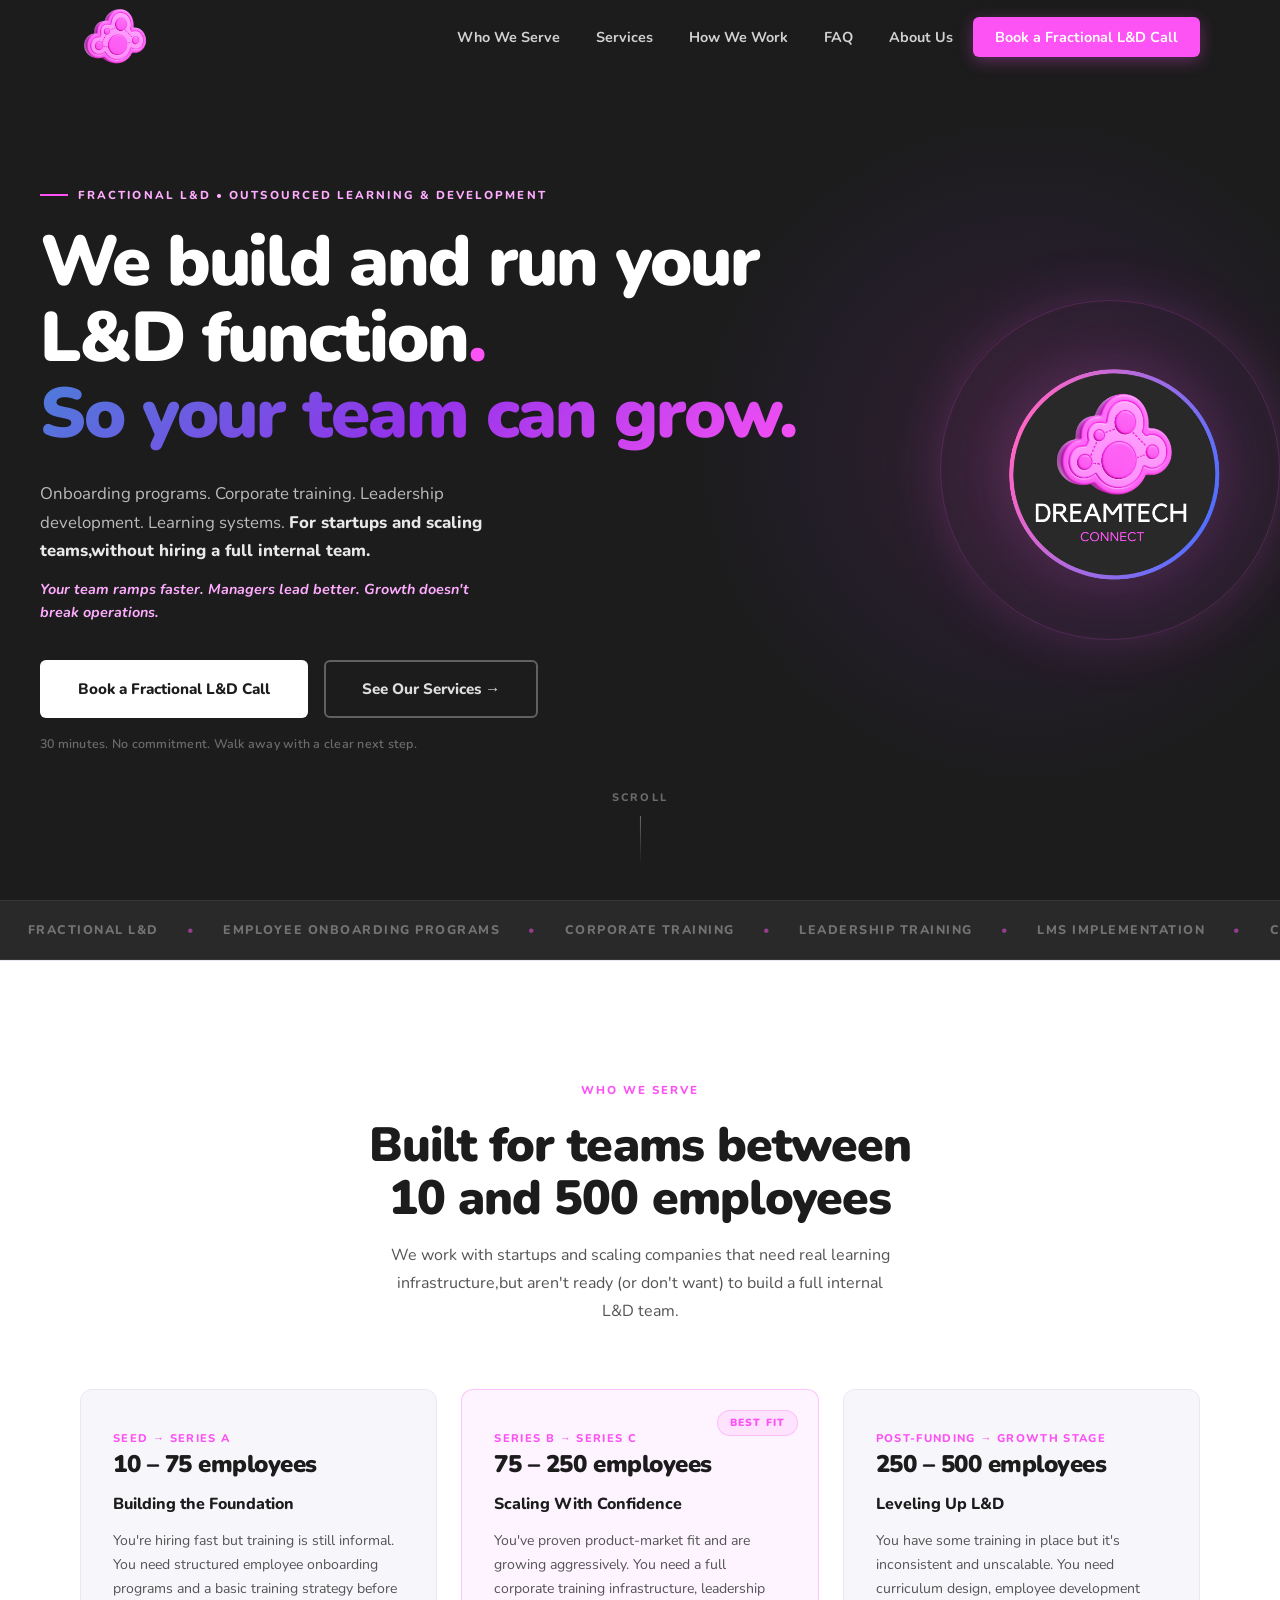
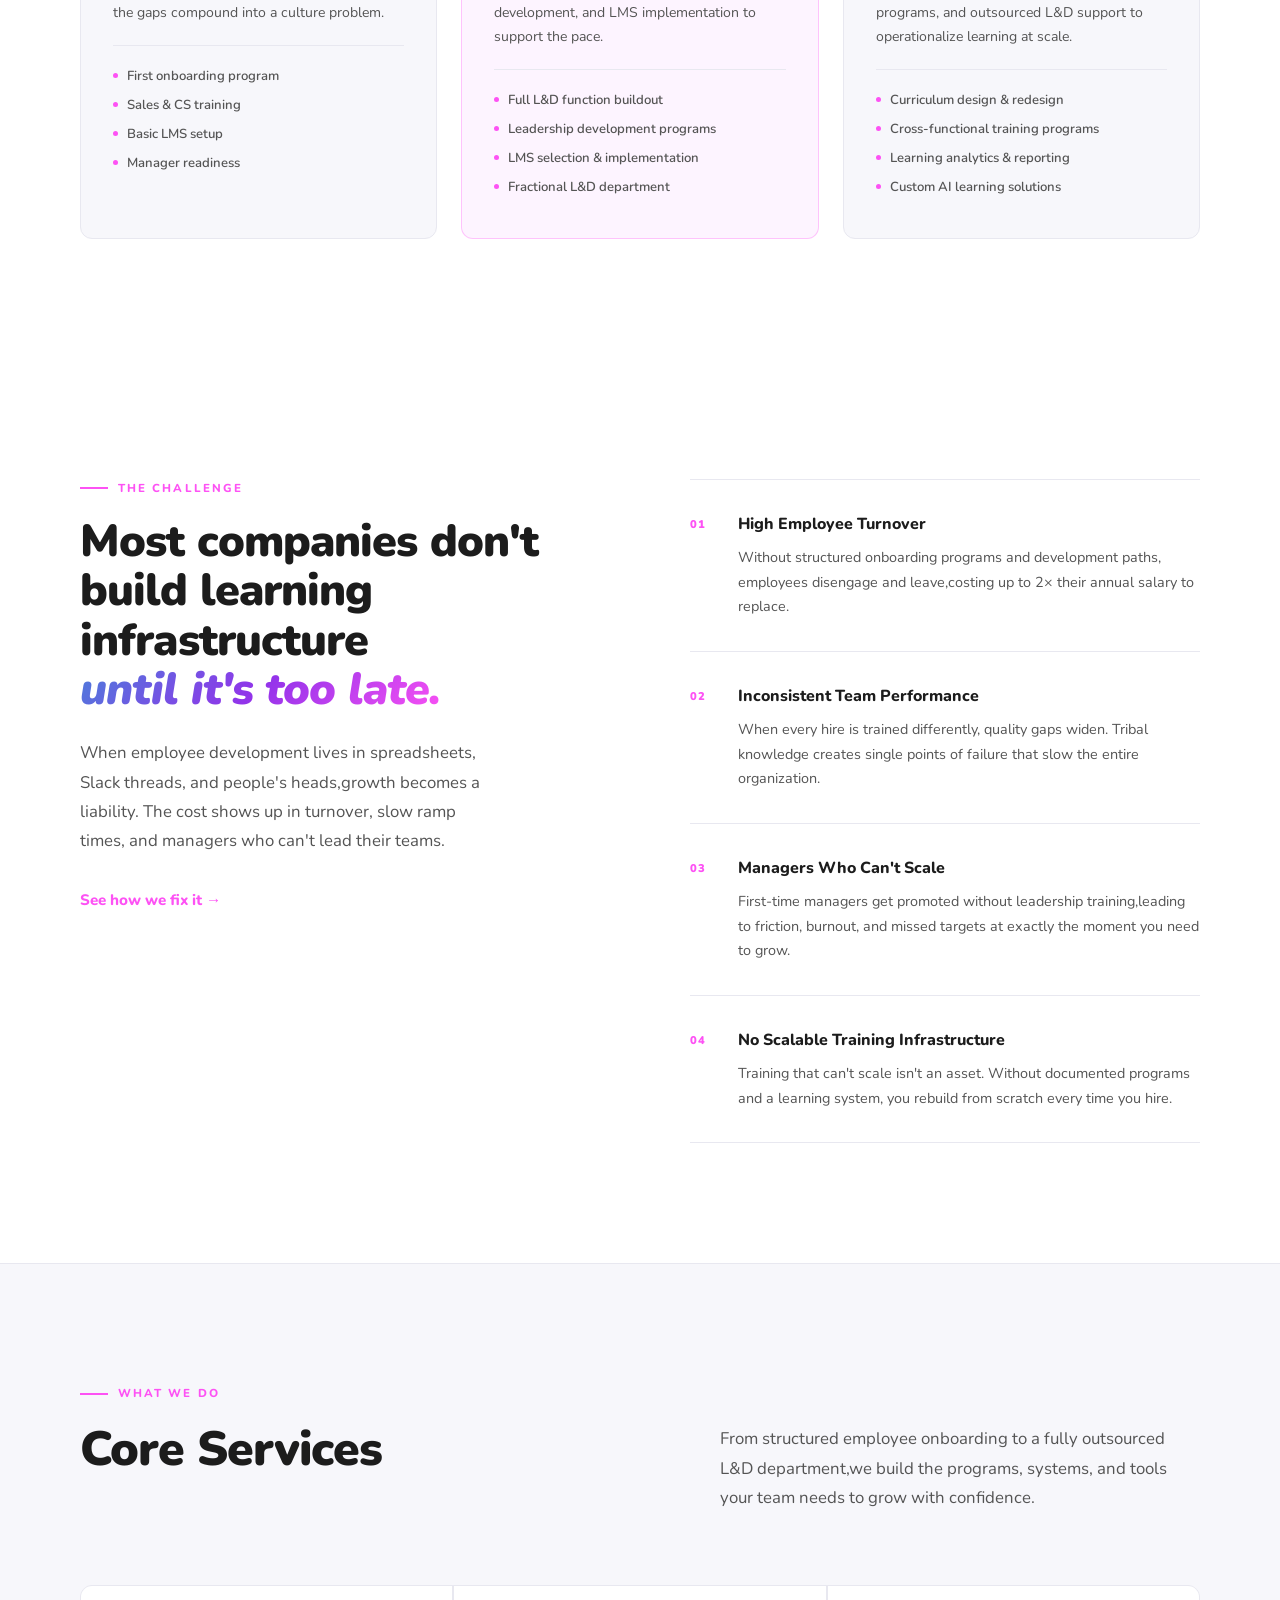
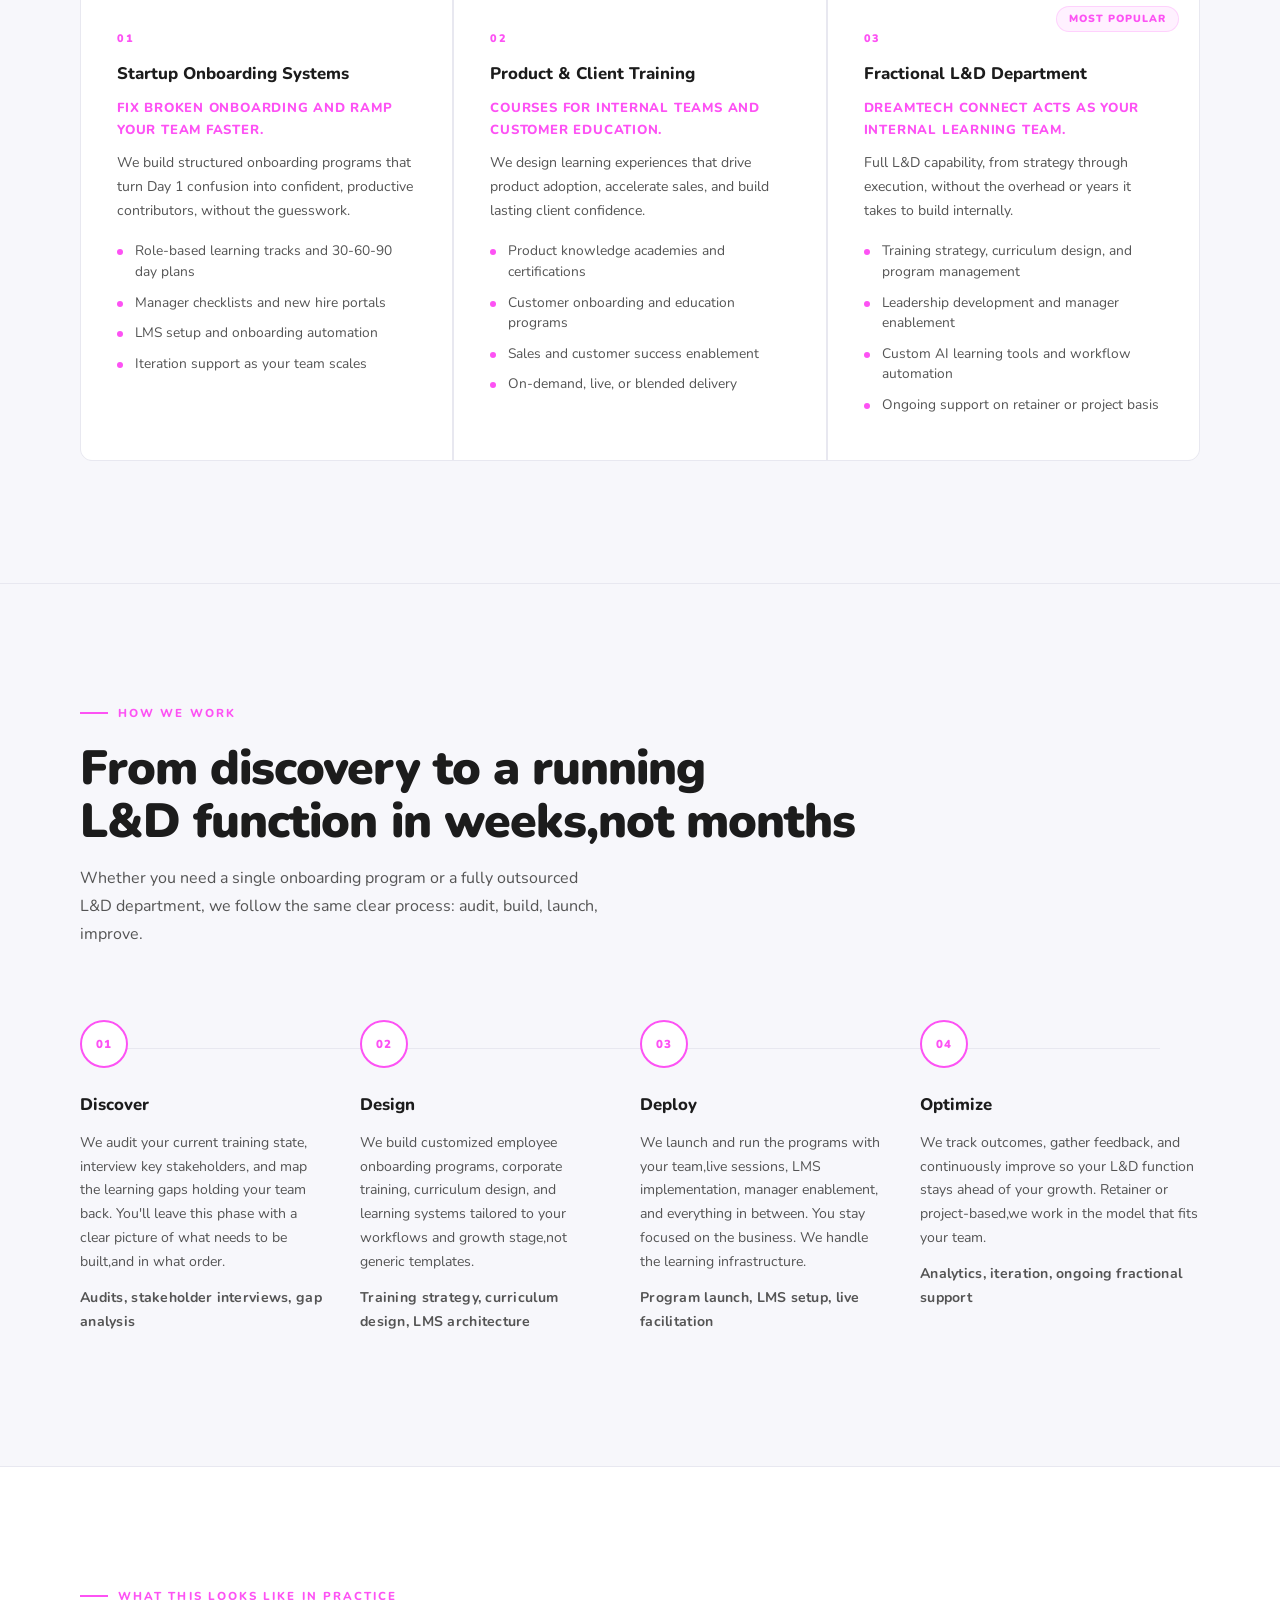
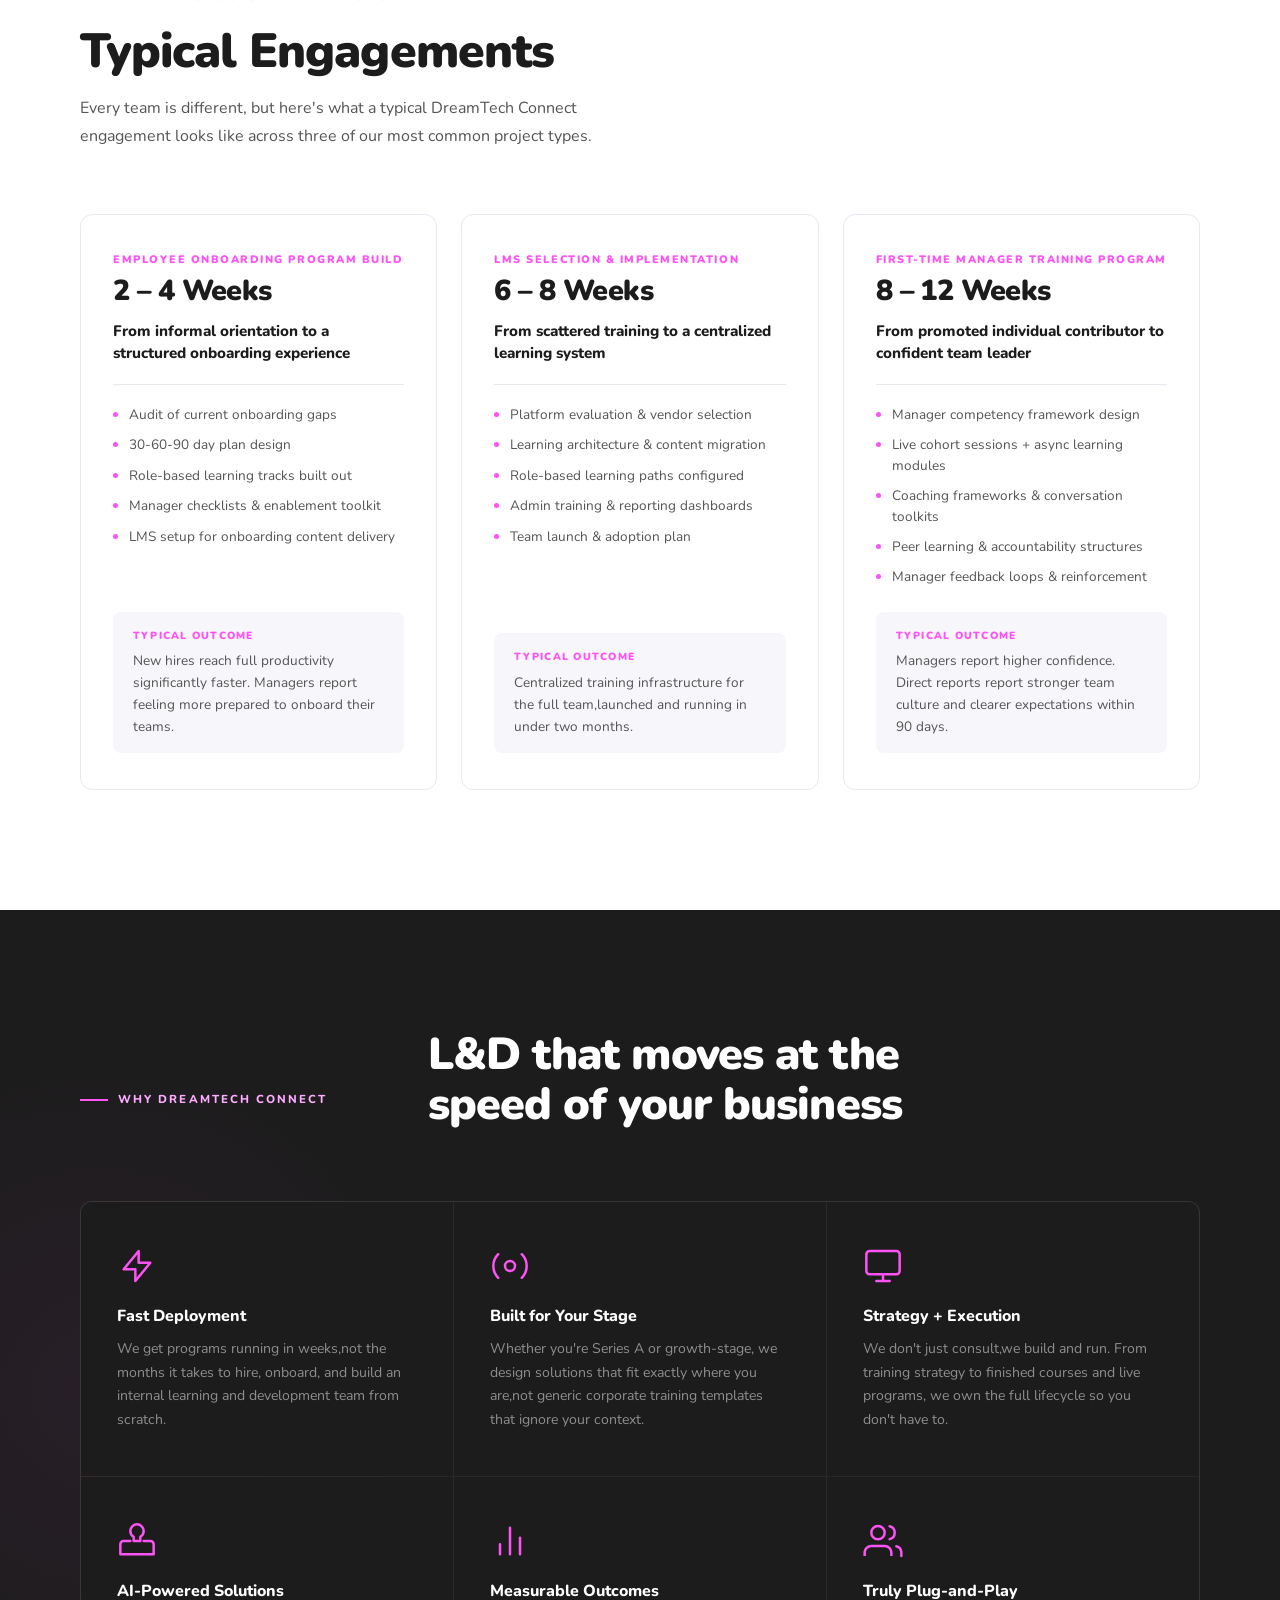
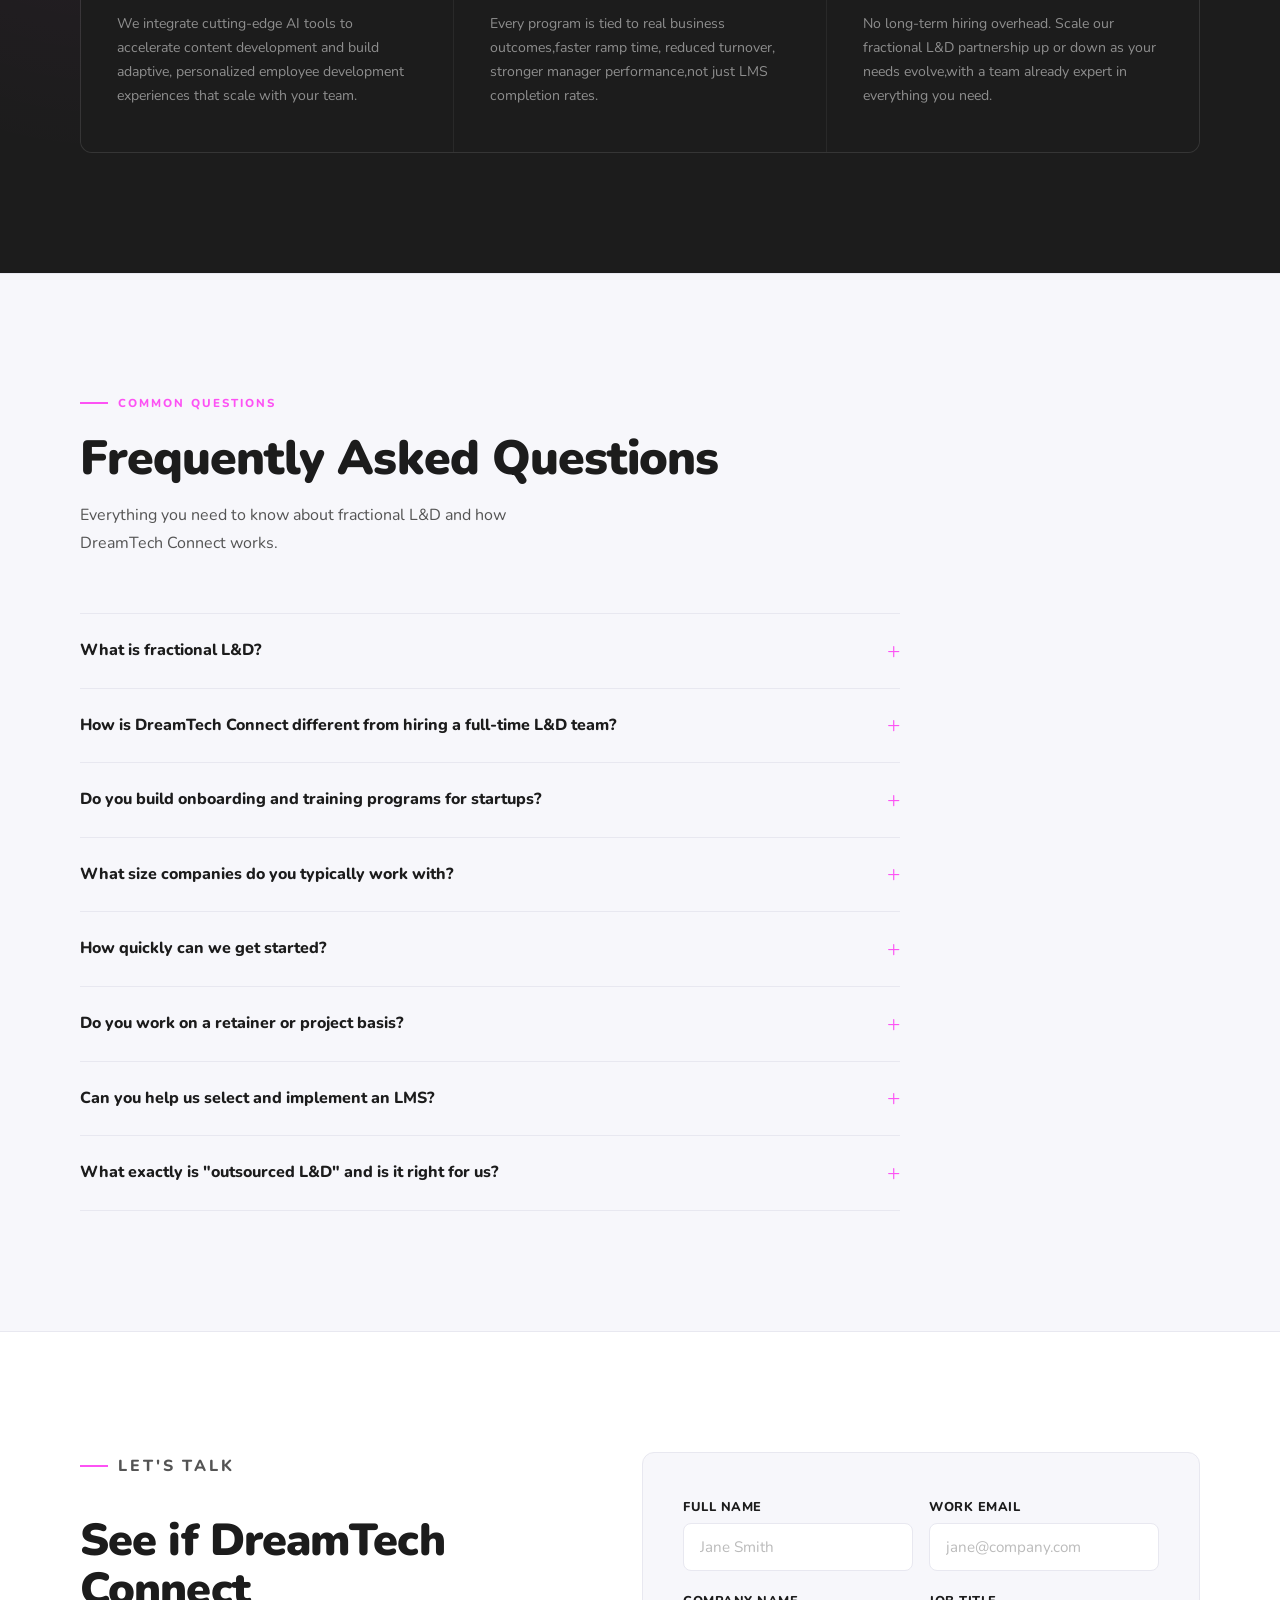
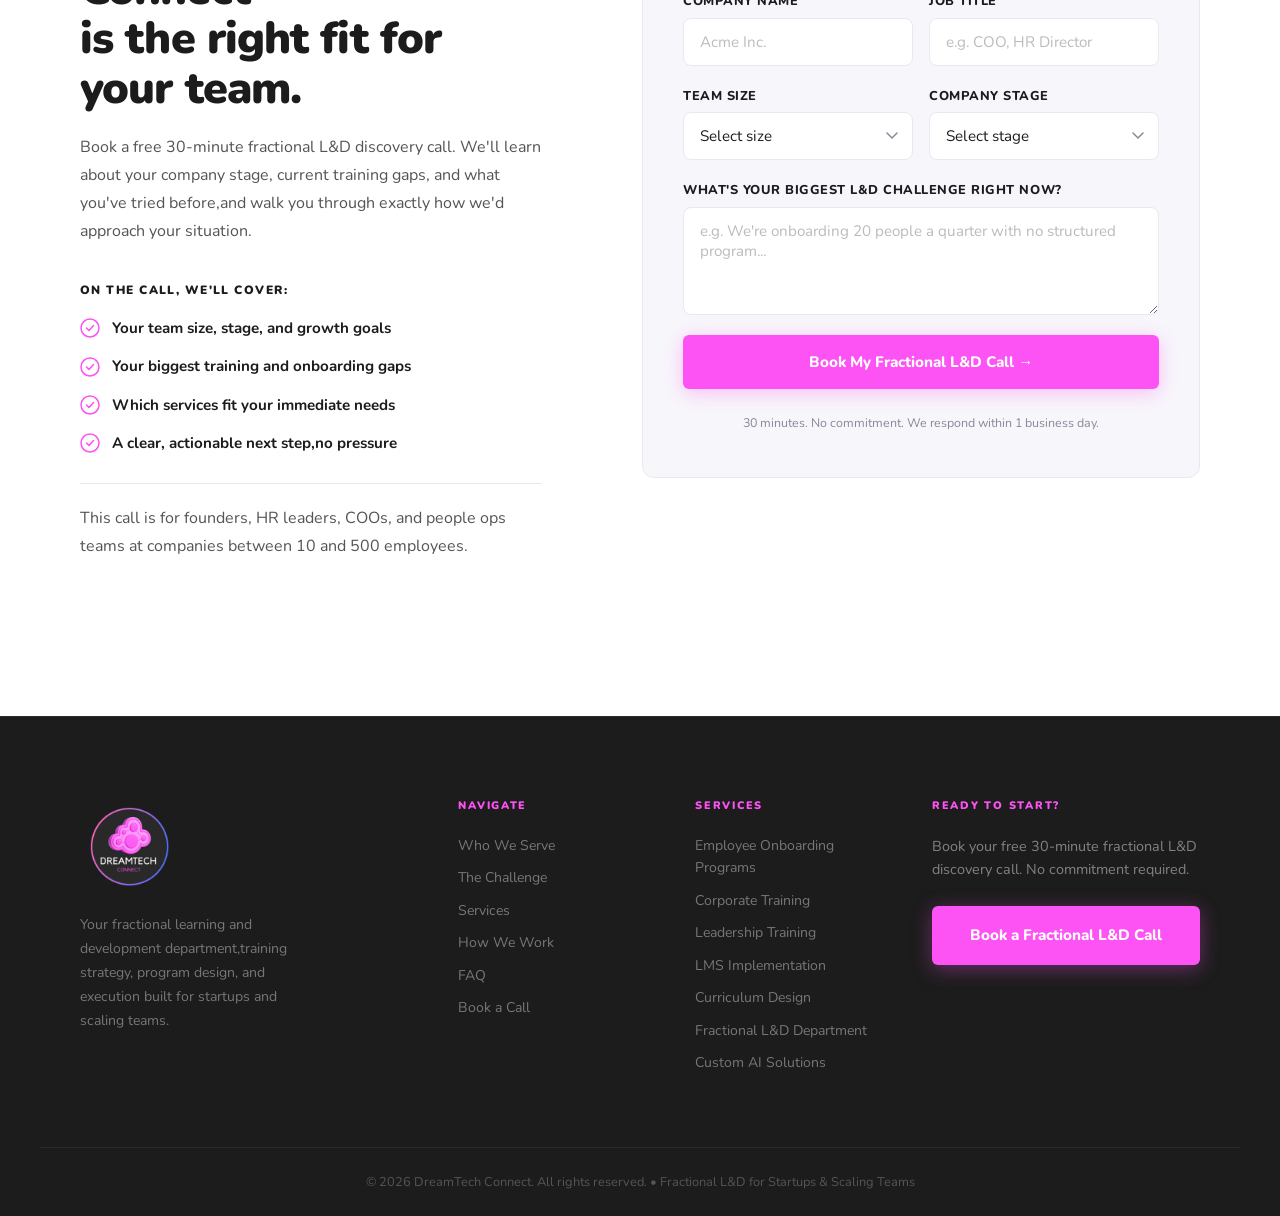
<file: index.html>
<!DOCTYPE html>
<html lang="en">
<head>
  <meta charset="UTF-8" />
  <meta name="viewport" content="width=device-width, initial-scale=1.0" />

  <!-- SEO -->
  <title>DreamTech Connect | Fractional L&D for Startups & Scaling Teams</title>
  <meta name="description" content="DreamTech Connect is your fractional L&D department,we build and run onboarding programs, corporate training, leadership development, and LMS implementation for startups and scaling teams without the overhead of a full internal hire." />
  <meta name="keywords" content="fractional L&D, outsourced L&D, learning and development consultant, corporate training, employee onboarding programs, leadership training, LMS implementation, training strategy, curriculum design, employee development, startup training, fractional learning and development" />
  <meta property="og:title" content="DreamTech Connect | Fractional L&D for Startups & Scaling Teams" />
  <meta property="og:description" content="We build and run your L&D function,onboarding, training, leadership development, and learning systems,without the overhead of a full internal team." />
  <meta property="og:type" content="website" />
  <meta property="og:url" content="https://dreamtechconnect.io" />
  <meta property="og:image" content="https://dreamtechconnect.io/Images/DTC Logo FrontAngle.png" />
  <meta name="twitter:card" content="summary_large_image" />
  <meta name="twitter:image" content="https://dreamtechconnect.io/Images/DTC Logo FrontAngle.png" />

  <link rel="icon" type="image/png" href="Images/DTC Logo FrontAngle.png" />
  <link rel="apple-touch-icon" href="Images/DTC Logo FrontAngle.png" />
  <link rel="preconnect" href="https://fonts.googleapis.com" />
  <link rel="preconnect" href="https://fonts.gstatic.com" crossorigin />
  <link href="https://fonts.googleapis.com/css2?family=Nunito:wght@300;400;500;600;700;800;900&display=swap" rel="stylesheet" />
  <link rel="stylesheet" href="Stylesheet.css" />
</head>
<body>

  <!-- ===== NAVIGATION ===== -->
  <nav class="nav" id="nav">
    <div class="nav-inner">
      <a href="#" class="nav-logo">
        <img src="Images/DTC Logo FrontAngle.png" alt="DreamTech Connect,Fractional L&D for Startups" />
      </a>
      <button class="nav-toggle" id="navToggle" aria-label="Toggle menu">
        <span></span><span></span><span></span>
      </button>
      <ul class="nav-links" id="navLinks">
        <li><a href="#who-we-serve">Who We Serve</a></li>
        <li><a href="#services">Services</a></li>
        <li><a href="#how-we-work">How We Work</a></li>
        <li><a href="#faq">FAQ</a></li>
        <li><a href="about.html">About Us</a></li>
        <li><a href="#book-a-call" class="nav-cta">Book a Fractional L&D Call</a></li>
      </ul>
    </div>
  </nav>

  <!-- ===== HERO ===== -->
  <section class="hero" id="home">
    <div class="hero-bg-glow"></div>
    <div class="hero-inner">
      <div class="hero-copy">
        <p class="eyebrow">Fractional L&amp;D &bull; Outsourced Learning &amp; Development</p>
        <h1>
          We build and run your<br />
          L&amp;D function<span class="dot">.</span><br />
          <span class="headline-accent">So your team can grow.</span>
        </h1>
        <p class="hero-value-prop">
          Onboarding programs. Corporate training. Leadership development. Learning systems.
          <strong>For startups and scaling teams,without hiring a full internal team.</strong>
        </p>
        <p class="hero-outcome">
          Your team ramps faster. Managers lead better. Growth doesn't break operations.
        </p>
        <div class="hero-actions">
          <a href="#book-a-call" class="btn btn-white">Book a Fractional L&amp;D Call</a>
          <a href="#services" class="btn btn-ghost">See Our Services &rarr;</a>
        </div>
        <p class="hero-cta-note">30 minutes. No commitment. Walk away with a clear next step.</p>
      </div>
      <div class="hero-visual">
        <div class="hero-glow-ring"></div>
        <img src="Images/This the One! DTC Logo.png" alt="DreamTech Connect,Fractional Learning and Development Partner" class="hero-logo" />
      </div>
    </div>
    <div class="hero-scroll-hint">
      <span>Scroll</span>
      <div class="scroll-line"></div>
    </div>
  </section>

  <!-- ===== MARQUEE STRIP ===== -->
  <div class="marquee-wrap" aria-hidden="true">
    <div class="marquee-track">
      <span>Fractional L&amp;D</span><span class="sep">&bull;</span>
      <span>Employee Onboarding Programs</span><span class="sep">&bull;</span>
      <span>Corporate Training</span><span class="sep">&bull;</span>
      <span>Leadership Training</span><span class="sep">&bull;</span>
      <span>LMS Implementation</span><span class="sep">&bull;</span>
      <span>Curriculum Design</span><span class="sep">&bull;</span>
      <span>Outsourced L&amp;D</span><span class="sep">&bull;</span>
      <span>Training Strategy</span><span class="sep">&bull;</span>
      <span>Employee Development</span><span class="sep">&bull;</span>
      <span>Fractional L&amp;D</span><span class="sep">&bull;</span>
      <span>Employee Onboarding Programs</span><span class="sep">&bull;</span>
      <span>Corporate Training</span><span class="sep">&bull;</span>
      <span>Leadership Training</span><span class="sep">&bull;</span>
      <span>LMS Implementation</span><span class="sep">&bull;</span>
      <span>Curriculum Design</span><span class="sep">&bull;</span>
      <span>Outsourced L&amp;D</span><span class="sep">&bull;</span>
      <span>Training Strategy</span><span class="sep">&bull;</span>
      <span>Employee Development</span><span class="sep">&bull;</span>
    </div>
  </div>

  <!-- ===== WHO WE SERVE ===== -->
  <section class="who" id="who-we-serve">
    <div class="container">
      <div class="who-header">
        <p class="eyebrow eyebrow-dark">Who We Serve</p>
        <h2>Built for teams between<br />10 and 500 employees</h2>
        <p class="who-sub">We work with startups and scaling companies that need real learning infrastructure,but aren't ready (or don't want) to build a full internal L&D team.</p>
      </div>
      <div class="who-grid">

        <div class="who-card reveal">
          <div class="who-stage">Seed &rarr; Series A</div>
          <div class="who-count">10 – 75 employees</div>
          <h3>Building the Foundation</h3>
          <p>You're hiring fast but training is still informal. You need structured employee onboarding programs and a basic training strategy before the gaps compound into a culture problem.</p>
          <ul class="who-list">
            <li>First onboarding program</li>
            <li>Sales &amp; CS training</li>
            <li>Basic LMS setup</li>
            <li>Manager readiness</li>
          </ul>
        </div>

        <div class="who-card who-card--featured reveal">
          <div class="who-badge">Best Fit</div>
          <div class="who-stage">Series B &rarr; Series C</div>
          <div class="who-count">75 – 250 employees</div>
          <h3>Scaling With Confidence</h3>
          <p>You've proven product-market fit and are growing aggressively. You need a full corporate training infrastructure, leadership development, and LMS implementation to support the pace.</p>
          <ul class="who-list">
            <li>Full L&amp;D function buildout</li>
            <li>Leadership development programs</li>
            <li>LMS selection &amp; implementation</li>
            <li>Fractional L&amp;D department</li>
          </ul>
        </div>

        <div class="who-card reveal">
          <div class="who-stage">Post-Funding &rarr; Growth Stage</div>
          <div class="who-count">250 – 500 employees</div>
          <h3>Leveling Up L&D</h3>
          <p>You have some training in place but it's inconsistent and unscalable. You need curriculum design, employee development programs, and outsourced L&D support to operationalize learning at scale.</p>
          <ul class="who-list">
            <li>Curriculum design &amp; redesign</li>
            <li>Cross-functional training programs</li>
            <li>Learning analytics &amp; reporting</li>
            <li>Custom AI learning solutions</li>
          </ul>
        </div>

      </div>
    </div>
  </section>

  <!-- ===== THE PROBLEM ===== -->
  <section class="problem" id="problem">
    <div class="container">
      <div class="problem-inner">
        <div class="problem-left">
          <p class="eyebrow eyebrow-dark">The Challenge</p>
          <h2>
            Most companies don't<br />
            build learning infrastructure<br />
            <em>until it's too late.</em>
          </h2>
          <p class="problem-statement">
            When employee development lives in spreadsheets, Slack threads, and people's heads,growth becomes a liability. The cost shows up in turnover, slow ramp times, and managers who can't lead their teams.
          </p>
          <a href="#services" class="link-arrow">See how we fix it &rarr;</a>
        </div>
        <div class="problem-right">

          <div class="problem-item">
            <div class="problem-num">01</div>
            <div class="problem-text">
              <h3>High Employee Turnover</h3>
              <p>Without structured onboarding programs and development paths, employees disengage and leave,costing up to 2× their annual salary to replace.</p>
            </div>
          </div>

          <div class="problem-item">
            <div class="problem-num">02</div>
            <div class="problem-text">
              <h3>Inconsistent Team Performance</h3>
              <p>When every hire is trained differently, quality gaps widen. Tribal knowledge creates single points of failure that slow the entire organization.</p>
            </div>
          </div>

          <div class="problem-item">
            <div class="problem-num">03</div>
            <div class="problem-text">
              <h3>Managers Who Can't Scale</h3>
              <p>First-time managers get promoted without leadership training,leading to friction, burnout, and missed targets at exactly the moment you need to grow.</p>
            </div>
          </div>

          <div class="problem-item">
            <div class="problem-num">04</div>
            <div class="problem-text">
              <h3>No Scalable Training Infrastructure</h3>
              <p>Training that can't scale isn't an asset. Without documented programs and a learning system, you rebuild from scratch every time you hire.</p>
            </div>
          </div>

        </div>
      </div>
    </div>
  </section>

  <!-- ===== SERVICES ===== -->
  <section class="services" id="services">
    <div class="container">
      <div class="services-header">
        <div>
          <p class="eyebrow eyebrow-dark">What We Do</p>
          <h2>Core Services</h2>
        </div>
        <p class="services-intro">
          From structured employee onboarding to a fully outsourced L&D department,we build the programs, systems, and tools your team needs to grow with confidence.
        </p>
      </div>
      <div class="services-grid">

        <div class="service-item reveal">
          <div class="service-num">01</div>
          <h3>Startup Onboarding Systems</h3>
          <p class="service-tagline">Fix broken onboarding and ramp your team faster.</p>
          <p>We build structured onboarding programs that turn Day 1 confusion into confident, productive contributors, without the guesswork.</p>
          <ul class="service-list">
            <li>Role-based learning tracks and 30-60-90 day plans</li>
            <li>Manager checklists and new hire portals</li>
            <li>LMS setup and onboarding automation</li>
            <li>Iteration support as your team scales</li>
          </ul>
        </div>

        <div class="service-item reveal">
          <div class="service-num">02</div>
          <h3>Product &amp; Client Training</h3>
          <p class="service-tagline">Courses for internal teams and customer education.</p>
          <p>We design learning experiences that drive product adoption, accelerate sales, and build lasting client confidence.</p>
          <ul class="service-list">
            <li>Product knowledge academies and certifications</li>
            <li>Customer onboarding and education programs</li>
            <li>Sales and customer success enablement</li>
            <li>On-demand, live, or blended delivery</li>
          </ul>
        </div>

        <div class="service-item reveal">
          <div class="service-num">03</div>
          <h3>Fractional L&amp;D Department</h3>
          <p class="service-tagline">DreamTech Connect acts as your internal learning team.</p>
          <p>Full L&D capability, from strategy through execution, without the overhead or years it takes to build internally.</p>
          <ul class="service-list">
            <li>Training strategy, curriculum design, and program management</li>
            <li>Leadership development and manager enablement</li>
            <li>Custom AI learning tools and workflow automation</li>
            <li>Ongoing support on retainer or project basis</li>
          </ul>
          <span class="service-badge">Most Popular</span>
        </div>

      </div>

    </div>
  </section>

  <!-- ===== HOW WE WORK ===== -->
  <section class="process" id="how-we-work">
    <div class="container">
      <div class="process-header">
        <p class="eyebrow eyebrow-dark">How We Work</p>
        <h2>From discovery to a running<br />L&D function in weeks,not months</h2>
        <p class="process-sub">Whether you need a single onboarding program or a fully outsourced L&D department, we follow the same clear process: audit, build, launch, improve.</p>
      </div>
      <div class="process-steps">

        <div class="process-step reveal">
          <div class="process-num">01</div>
          <div class="process-connector"></div>
          <h3>Discover</h3>
          <p>We audit your current training state, interview key stakeholders, and map the learning gaps holding your team back. You'll leave this phase with a clear picture of what needs to be built,and in what order.</p>
          <p class="process-note">Audits, stakeholder interviews, gap analysis</p>
        </div>

        <div class="process-step reveal">
          <div class="process-num">02</div>
          <div class="process-connector"></div>
          <h3>Design</h3>
          <p>We build customized employee onboarding programs, corporate training, curriculum design, and learning systems tailored to your workflows and growth stage,not generic templates.</p>
          <p class="process-note">Training strategy, curriculum design, LMS architecture</p>
        </div>

        <div class="process-step reveal">
          <div class="process-num">03</div>
          <div class="process-connector"></div>
          <h3>Deploy</h3>
          <p>We launch and run the programs with your team,live sessions, LMS implementation, manager enablement, and everything in between. You stay focused on the business. We handle the learning infrastructure.</p>
          <p class="process-note">Program launch, LMS setup, live facilitation</p>
        </div>

        <div class="process-step reveal">
          <div class="process-num">04</div>
          <h3>Optimize</h3>
          <p>We track outcomes, gather feedback, and continuously improve so your L&D function stays ahead of your growth. Retainer or project-based,we work in the model that fits your team.</p>
          <p class="process-note">Analytics, iteration, ongoing fractional support</p>
        </div>

      </div>
    </div>
  </section>

  <!-- ===== TYPICAL ENGAGEMENTS ===== -->
  <section class="engagements" id="engagements">
    <div class="container">
      <div class="engagements-header">
        <p class="eyebrow eyebrow-dark">What This Looks Like in Practice</p>
        <h2>Typical Engagements</h2>
        <p class="engagements-sub">Every team is different, but here's what a typical DreamTech Connect engagement looks like across three of our most common project types.</p>
      </div>
      <div class="engagements-grid">

        <div class="engagement-card reveal">
          <div class="engagement-type">Employee Onboarding Program Build</div>
          <div class="engagement-time">2 – 4 Weeks</div>
          <h3>From informal orientation to a structured onboarding experience</h3>
          <ul class="engagement-list">
            <li>Audit of current onboarding gaps</li>
            <li>30-60-90 day plan design</li>
            <li>Role-based learning tracks built out</li>
            <li>Manager checklists &amp; enablement toolkit</li>
            <li>LMS setup for onboarding content delivery</li>
          </ul>
          <div class="engagement-outcome">
            <span class="outcome-label">Typical Outcome</span>
            New hires reach full productivity significantly faster. Managers report feeling more prepared to onboard their teams.
          </div>
        </div>

        <div class="engagement-card reveal">
          <div class="engagement-type">LMS Selection &amp; Implementation</div>
          <div class="engagement-time">6 – 8 Weeks</div>
          <h3>From scattered training to a centralized learning system</h3>
          <ul class="engagement-list">
            <li>Platform evaluation &amp; vendor selection</li>
            <li>Learning architecture &amp; content migration</li>
            <li>Role-based learning paths configured</li>
            <li>Admin training &amp; reporting dashboards</li>
            <li>Team launch &amp; adoption plan</li>
          </ul>
          <div class="engagement-outcome">
            <span class="outcome-label">Typical Outcome</span>
            Centralized training infrastructure for the full team,launched and running in under two months.
          </div>
        </div>

        <div class="engagement-card reveal">
          <div class="engagement-type">First-Time Manager Training Program</div>
          <div class="engagement-time">8 – 12 Weeks</div>
          <h3>From promoted individual contributor to confident team leader</h3>
          <ul class="engagement-list">
            <li>Manager competency framework design</li>
            <li>Live cohort sessions + async learning modules</li>
            <li>Coaching frameworks &amp; conversation toolkits</li>
            <li>Peer learning &amp; accountability structures</li>
            <li>Manager feedback loops &amp; reinforcement</li>
          </ul>
          <div class="engagement-outcome">
            <span class="outcome-label">Typical Outcome</span>
            Managers report higher confidence. Direct reports report stronger team culture and clearer expectations within 90 days.
          </div>
        </div>

      </div>
    </div>
  </section>

  <!-- ===== WHY DREAMTECH ===== -->
  <section class="why" id="why-us">
    <div class="container">
      <div class="why-header">
        <p class="eyebrow">Why DreamTech Connect</p>
        <h2>L&amp;D that moves at the<br />speed of your business</h2>
      </div>
      <div class="why-grid">

        <div class="why-item reveal">
          <div class="why-icon">
            <svg viewBox="0 0 24 24" fill="none" stroke="currentColor" stroke-width="1.5"><path d="M13 10V3L4 14h7v7l9-11h-7z" stroke-linecap="round" stroke-linejoin="round"/></svg>
          </div>
          <h3>Fast Deployment</h3>
          <p>We get programs running in weeks,not the months it takes to hire, onboard, and build an internal learning and development team from scratch.</p>
        </div>

        <div class="why-item reveal">
          <div class="why-icon">
            <svg viewBox="0 0 24 24" fill="none" stroke="currentColor" stroke-width="1.5"><circle cx="12" cy="12" r="3"/><path d="M19.07 4.93a10 10 0 0 1 0 14.14M4.93 4.93a10 10 0 0 0 0 14.14" stroke-linecap="round"/></svg>
          </div>
          <h3>Built for Your Stage</h3>
          <p>Whether you're Series A or growth-stage, we design solutions that fit exactly where you are,not generic corporate training templates that ignore your context.</p>
        </div>

        <div class="why-item reveal">
          <div class="why-icon">
            <svg viewBox="0 0 24 24" fill="none" stroke="currentColor" stroke-width="1.5"><rect x="2" y="3" width="20" height="14" rx="2"/><path d="M8 21h8M12 17v4" stroke-linecap="round"/></svg>
          </div>
          <h3>Strategy + Execution</h3>
          <p>We don't just consult,we build and run. From training strategy to finished courses and live programs, we own the full lifecycle so you don't have to.</p>
        </div>

        <div class="why-item reveal">
          <div class="why-icon">
            <svg viewBox="0 0 24 24" fill="none" stroke="currentColor" stroke-width="1.5"><path d="M12 2a4 4 0 0 1 4 4c0 1.5-.8 2.8-2 3.5V12h-4V9.5A4 4 0 0 1 8 6a4 4 0 0 1 4-4z" stroke-linecap="round" stroke-linejoin="round"/><path d="M8 12H4a2 2 0 0 0-2 2v6h20v-6a2 2 0 0 0-2-2h-4" stroke-linecap="round" stroke-linejoin="round"/></svg>
          </div>
          <h3>AI-Powered Solutions</h3>
          <p>We integrate cutting-edge AI tools to accelerate content development and build adaptive, personalized employee development experiences that scale with your team.</p>
        </div>

        <div class="why-item reveal">
          <div class="why-icon">
            <svg viewBox="0 0 24 24" fill="none" stroke="currentColor" stroke-width="1.5"><path d="M18 20V10M12 20V4M6 20v-6" stroke-linecap="round" stroke-linejoin="round"/></svg>
          </div>
          <h3>Measurable Outcomes</h3>
          <p>Every program is tied to real business outcomes,faster ramp time, reduced turnover, stronger manager performance,not just LMS completion rates.</p>
        </div>

        <div class="why-item reveal">
          <div class="why-icon">
            <svg viewBox="0 0 24 24" fill="none" stroke="currentColor" stroke-width="1.5"><path d="M17 21v-2a4 4 0 0 0-4-4H5a4 4 0 0 0-4 4v2"/><circle cx="9" cy="7" r="4"/><path d="M23 21v-2a4 4 0 0 0-3-3.87M16 3.13a4 4 0 0 1 0 7.75" stroke-linecap="round" stroke-linejoin="round"/></svg>
          </div>
          <h3>Truly Plug-and-Play</h3>
          <p>No long-term hiring overhead. Scale our fractional L&D partnership up or down as your needs evolve,with a team already expert in everything you need.</p>
        </div>

      </div>
    </div>
  </section>

  <!-- ===== FAQ ===== -->
  <section class="faq" id="faq">
    <div class="container">
      <div class="faq-header">
        <p class="eyebrow eyebrow-dark">Common Questions</p>
        <h2>Frequently Asked Questions</h2>
        <p class="faq-sub">Everything you need to know about fractional L&D and how DreamTech Connect works.</p>
      </div>
      <div class="faq-list">

        <details class="faq-item">
          <summary>What is fractional L&D?</summary>
          <p>Fractional L&D (learning and development) means hiring an experienced L&D team on a part-time or project basis,rather than building a full internal department. You get the same strategic capability, curriculum design expertise, and program execution as an in-house team, at a fraction of the cost and without the long-term hiring commitment. DreamTech Connect acts as your outsourced L&D partner, embedded in your business to build and run the programs your team needs.</p>
        </details>

        <details class="faq-item">
          <summary>How is DreamTech Connect different from hiring a full-time L&D team?</summary>
          <p>A full-time L&D hire takes months to recruit, costs $100K+ annually in salary and benefits, and typically covers a narrow specialization. DreamTech Connect gives you a full team of learning and development consultants,covering training strategy, instructional design, curriculum development, LMS implementation, and program delivery,available immediately and scalable to your needs. You only pay for what you use, and you can scale up or down as your company evolves.</p>
        </details>

        <details class="faq-item">
          <summary>Do you build onboarding and training programs for startups?</summary>
          <p>Yes,this is one of our most common engagements. We specialize in designing employee onboarding programs for startups, including 30-60-90 day plans, role-based onboarding tracks, manager certification checklists, and the LMS infrastructure to deliver and track it all. Most of our onboarding builds are complete and running within 2–4 weeks.</p>
        </details>

        <details class="faq-item">
          <summary>What size companies do you typically work with?</summary>
          <p>We work best with companies between 10 and 500 employees,typically at the Series A, Series B, or post-funding growth stage. These are teams that are scaling fast enough to feel the pain of inconsistent training, but not yet large enough to justify a full internal L&D department. That said, we've also partnered with pre-Series A teams building their first onboarding program and larger organizations that need outsourced L&D support for a specific initiative.</p>
        </details>

        <details class="faq-item">
          <summary>How quickly can we get started?</summary>
          <p>After an initial discovery call, most engagements kick off within 1–2 weeks. We begin with a discovery and audit phase to understand your team and training gaps, then move quickly into design and delivery. For urgent needs,like an onboarding program for a large hiring wave,we can expedite the process. Book a fractional L&D call to discuss your timeline.</p>
        </details>

        <details class="faq-item">
          <summary>Do you work on a retainer or project basis?</summary>
          <p>Both. Project-based engagements work well for defined deliverables like an onboarding program build, LMS implementation, or a specific leadership training initiative. Retainer-based partnerships work well for companies that want ongoing fractional L&D support,training strategy, program management, content updates, and learning analytics on a monthly basis. We'll recommend the right model based on your needs during the discovery call.</p>
        </details>

        <details class="faq-item">
          <summary>Can you help us select and implement an LMS?</summary>
          <p>Yes. LMS implementation is one of our core services. We help you evaluate platforms, define your learning architecture, migrate or build content, configure role-based learning paths, set up reporting dashboards, and train your admins. We're platform-agnostic,we recommend the LMS that fits your size, budget, and use case, not the one we have a referral deal with.</p>
        </details>

        <details class="faq-item">
          <summary>What exactly is "outsourced L&D" and is it right for us?</summary>
          <p>Outsourced L&D means partnering with an external team to handle your learning and development function,strategy, design, delivery, and systems,instead of building it in-house. It's right for you if: (1) you're growing fast and training is informal or inconsistent, (2) you know you need L&D infrastructure but can't justify a full-time hire yet, or (3) you have some training in place but need a more experienced team to redesign and scale it. If any of these sound familiar, we should talk.</p>
        </details>

      </div>
    </div>
  </section>

  <!-- ===== BOOK ===== -->
  <section class="book" id="book-a-call">
    <div class="container">
      <div class="book-inner">
        <div class="book-copy">
          <p class="eyebrow eyebrow-dark">Let's Talk</p>
          <h2>
            See if DreamTech Connect<br />
            is the right fit for your team.
          </h2>
          <p class="book-desc">
            Book a free 30-minute fractional L&D discovery call. We'll learn about your company stage, current training gaps, and what you've tried before,and walk you through exactly how we'd approach your situation.
          </p>
          <div class="book-what-to-expect">
            <p class="expect-label">On the call, we'll cover:</p>
            <ul class="book-checklist">
              <li>
                <svg viewBox="0 0 20 20" fill="none"><circle cx="10" cy="10" r="9" stroke="#fd52f4" stroke-width="1.5"/><path d="M6.5 10l2.5 2.5 4.5-5" stroke="#fd52f4" stroke-width="1.5" stroke-linecap="round" stroke-linejoin="round"/></svg>
                Your team size, stage, and growth goals
              </li>
              <li>
                <svg viewBox="0 0 20 20" fill="none"><circle cx="10" cy="10" r="9" stroke="#fd52f4" stroke-width="1.5"/><path d="M6.5 10l2.5 2.5 4.5-5" stroke="#fd52f4" stroke-width="1.5" stroke-linecap="round" stroke-linejoin="round"/></svg>
                Your biggest training and onboarding gaps
              </li>
              <li>
                <svg viewBox="0 0 20 20" fill="none"><circle cx="10" cy="10" r="9" stroke="#fd52f4" stroke-width="1.5"/><path d="M6.5 10l2.5 2.5 4.5-5" stroke="#fd52f4" stroke-width="1.5" stroke-linecap="round" stroke-linejoin="round"/></svg>
                Which services fit your immediate needs
              </li>
              <li>
                <svg viewBox="0 0 20 20" fill="none"><circle cx="10" cy="10" r="9" stroke="#fd52f4" stroke-width="1.5"/><path d="M6.5 10l2.5 2.5 4.5-5" stroke="#fd52f4" stroke-width="1.5" stroke-linecap="round" stroke-linejoin="round"/></svg>
                A clear, actionable next step,no pressure
              </li>
            </ul>
          </div>
          <p class="book-for">This call is for founders, HR leaders, COOs, and people ops teams at companies between 10 and 500 employees.</p>
        </div>
        <div class="book-form-wrap">
          <form class="book-form" id="bookForm" novalidate>
            <div class="form-row">
              <div class="form-group">
                <label for="name">Full Name</label>
                <input type="text" id="name" name="name" placeholder="Jane Smith" required />
              </div>
              <div class="form-group">
                <label for="email">Work Email</label>
                <input type="email" id="email" name="email" placeholder="jane@company.com" required />
              </div>
            </div>
            <div class="form-row">
              <div class="form-group">
                <label for="company">Company Name</label>
                <input type="text" id="company" name="company" placeholder="Acme Inc." required />
              </div>
              <div class="form-group">
                <label for="job-title">Job Title</label>
                <input type="text" id="job-title" name="job-title" placeholder="e.g. COO, HR Director" />
              </div>
            </div>
            <div class="form-row">
              <div class="form-group">
                <label for="team-size">Team Size</label>
                <select id="team-size" name="team-size" required>
                  <option value="" disabled selected>Select size</option>
                  <option value="1-25">1–25 employees</option>
                  <option value="26-75">26–75 employees</option>
                  <option value="76-250">76–250 employees</option>
                  <option value="251-500">251–500 employees</option>
                  <option value="500+">500+ employees</option>
                </select>
              </div>
              <div class="form-group">
                <label for="stage">Company Stage</label>
                <select id="stage" name="stage">
                  <option value="" disabled selected>Select stage</option>
                  <option value="pre-seed">Pre-Seed / Bootstrapped</option>
                  <option value="seed">Seed</option>
                  <option value="series-a">Series A</option>
                  <option value="series-b">Series B</option>
                  <option value="series-c">Series C+</option>
                  <option value="growth">Growth / Post-IPO</option>
                </select>
              </div>
            </div>
            <div class="form-group">
              <label for="message">What's your biggest L&D challenge right now?</label>
              <textarea id="message" name="message" rows="4" placeholder="e.g. We're onboarding 20 people a quarter with no structured program..."></textarea>
            </div>
            <button type="submit" class="btn btn-pink full-width">Book My Fractional L&amp;D Call &rarr;</button>
            <p class="form-note">30 minutes. No commitment. We respond within 1 business day.</p>
          </form>
        </div>
      </div>
    </div>
  </section>

  <!-- ===== FOOTER ===== -->
  <footer class="footer">
    <div class="container footer-inner">
      <div class="footer-brand">
        <img src="Images/This the One! DTC Logo.png" alt="DreamTech Connect,Fractional L&D Partner" />
        <p>Your fractional learning and development department,training strategy, program design, and execution built for startups and scaling teams.</p>
      </div>
      <div class="footer-col">
        <h4>Navigate</h4>
        <ul>
          <li><a href="#who-we-serve">Who We Serve</a></li>
          <li><a href="#problem">The Challenge</a></li>
          <li><a href="#services">Services</a></li>
          <li><a href="#how-we-work">How We Work</a></li>
          <li><a href="#faq">FAQ</a></li>
          <li><a href="#book-a-call">Book a Call</a></li>
        </ul>
      </div>
      <div class="footer-col">
        <h4>Services</h4>
        <ul>
          <li>Employee Onboarding Programs</li>
          <li>Corporate Training</li>
          <li>Leadership Training</li>
          <li>LMS Implementation</li>
          <li>Curriculum Design</li>
          <li>Fractional L&amp;D Department</li>
          <li>Custom AI Solutions</li>
        </ul>
      </div>
      <div class="footer-col footer-cta-col">
        <h4>Ready to Start?</h4>
        <p>Book your free 30-minute fractional L&D discovery call. No commitment required.</p>
        <a href="#book-a-call" class="btn btn-pink">Book a Fractional L&amp;D Call</a>
      </div>
    </div>
    <div class="footer-bottom">
      <div class="container">
        <p>&copy; 2026 DreamTech Connect. All rights reserved. &bull; Fractional L&D for Startups &amp; Scaling Teams</p>
      </div>
    </div>
  </footer>

  <script>
    // Nav scroll behavior
    const nav = document.getElementById('nav');
    window.addEventListener('scroll', () => {
      nav.classList.toggle('scrolled', window.scrollY > 40);
    });

    // Mobile nav toggle
    const toggle = document.getElementById('navToggle');
    const links = document.getElementById('navLinks');
    toggle.addEventListener('click', () => {
      links.classList.toggle('open');
      toggle.classList.toggle('active');
    });
    document.querySelectorAll('.nav-links a').forEach(a => {
      a.addEventListener('click', () => {
        links.classList.remove('open');
        toggle.classList.remove('active');
      });
    });

    // Smooth scroll
    document.querySelectorAll('a[href^="#"]').forEach(a => {
      a.addEventListener('click', e => {
        e.preventDefault();
        const t = document.querySelector(a.getAttribute('href'));
        if (t) t.scrollIntoView({ behavior: 'smooth', block: 'start' });
      });
    });

    // Reveal on scroll
    const observer = new IntersectionObserver(entries => {
      entries.forEach(e => {
        if (e.isIntersecting) {
          e.target.classList.add('visible');
          observer.unobserve(e.target);
        }
      });
    }, { threshold: 0.1 });
    document.querySelectorAll('.reveal').forEach(el => observer.observe(el));

    // Form submit — paste your Google Apps Script Web App URL below
    const SHEET_URL = 'https://script.google.com/macros/s/AKfycbzAtau7Oi7gLzFkRjYhdO67DGKdpM_LFtDcSXMi1EHlixr5FhfPGiTppVmuagkiKKMF/exec';

    document.getElementById('bookForm').addEventListener('submit', async function (e) {
      e.preventDefault();
      const btn = this.querySelector('button[type="submit"]');
      btn.textContent = 'Sending...';
      btn.disabled = true;

      const data = {
        name:     document.getElementById('name').value,
        email:    document.getElementById('email').value,
        company:  document.getElementById('company').value,
        jobTitle: document.getElementById('job-title').value,
        teamSize: document.getElementById('team-size').value,
        stage:    document.getElementById('stage').value,
        message:  document.getElementById('message').value
      };

      try {
        await fetch(SHEET_URL, {
          method: 'POST',
          mode: 'no-cors',
          headers: { 'Content-Type': 'text/plain' },
          body: JSON.stringify(data)
        });
        btn.textContent = '✓ Request received — we\'ll be in touch within 1 business day.';
        btn.style.background = '#292929';
      } catch (err) {
        btn.textContent = 'Something went wrong. Please try again.';
        btn.style.background = '#e74c3c';
        btn.disabled = false;
      }
    });
  </script>

</body>
</html>
</file>
<file: Stylesheet.css>
/* =============================================
   DREAMTECH CONNECT — Premium Redesign
   Colors: #fd52f4 | #ffacff | #292929 | #545454
   Font: Nunito
   ============================================= */

/* ---- RESET ---- */
*, *::before, *::after { box-sizing: border-box; margin: 0; padding: 0; }
html { scroll-behavior: smooth; }
img { max-width: 100%; display: block; }
a { text-decoration: none; color: inherit; }
ul { list-style: none; }

/* ---- TOKENS ---- */
:root {
  --pink:         #fd52f4;
  --pink-light:   #ffacff;
  --dark:         #1c1c1c;
  --dark-2:       #292929;
  --text:         #545454;
  --text-light:   #888899;
  --white:        #ffffff;
  --off-white:    #f7f7fb;
  --border:       #e8e8f0;
  --grad:         linear-gradient(135deg, #4a7fda 0%, #9333ea 50%, #fd52f4 100%);

  --font:         'Nunito', 'Helvetica Neue', Arial, sans-serif;
  --radius:       12px;
  --ease:         cubic-bezier(0.4, 0, 0.2, 1);
  --section:      120px;
  --container:    1200px;
}

body {
  font-family: var(--font);
  color: var(--text);
  background: var(--white);
  line-height: 1.6;
  -webkit-font-smoothing: antialiased;
  overflow-x: hidden;
}

/* ---- CONTAINER ---- */
.container {
  max-width: var(--container);
  margin: 0 auto;
  padding: 0 40px;
}

/* ---- EYEBROW ---- */
.eyebrow {
  display: flex;
  align-items: center;
  gap: 10px;
  font-size: 0.72rem;
  font-weight: 800;
  letter-spacing: 0.18em;
  text-transform: uppercase;
  color: var(--pink-light);
  margin-bottom: 20px;
}
.eyebrow::before {
  content: '';
  display: block;
  width: 28px;
  height: 2px;
  background: var(--pink);
  flex-shrink: 0;
}
.eyebrow-dark {
  color: var(--pink);
}

/* ---- HEADINGS ---- */
h2 {
  font-size: clamp(2rem, 4vw, 3rem);
  font-weight: 900;
  color: var(--dark);
  line-height: 1.1;
  letter-spacing: -0.02em;
}

/* ---- BUTTONS ---- */
.btn {
  display: inline-flex;
  align-items: center;
  justify-content: center;
  padding: 15px 36px;
  font-family: var(--font);
  font-size: 0.95rem;
  font-weight: 800;
  border-radius: 6px;
  cursor: pointer;
  border: 2px solid transparent;
  transition: all 0.25s var(--ease);
  white-space: nowrap;
}

.btn-white {
  background: var(--white);
  color: var(--dark);
}
.btn-white:hover {
  background: var(--off-white);
  transform: translateY(-2px);
  box-shadow: 0 8px 32px rgba(0,0,0,0.15);
}

.btn-ghost {
  background: transparent;
  color: rgba(255,255,255,0.85);
  border-color: rgba(255,255,255,0.3);
}
.btn-ghost:hover {
  border-color: rgba(255,255,255,0.7);
  color: var(--white);
  background: rgba(255,255,255,0.07);
}

.btn-pink {
  background: var(--pink);
  color: var(--white);
  box-shadow: 0 4px 20px rgba(253,82,244,0.35);
}
.btn-pink:hover {
  transform: translateY(-2px);
  box-shadow: 0 10px 36px rgba(253,82,244,0.5);
  background: #e040e8;
}

.btn.full-width { width: 100%; }

/* ---- LINK ARROW ---- */
.link-arrow {
  display: inline-flex;
  align-items: center;
  font-size: 0.95rem;
  font-weight: 800;
  color: var(--pink);
  transition: gap 0.2s var(--ease);
  gap: 6px;
}
.link-arrow:hover { gap: 12px; }

/* ---- REVEAL ANIMATION ---- */
.reveal {
  opacity: 0;
  transform: translateY(28px);
  transition: opacity 0.6s var(--ease), transform 0.6s var(--ease);
}
.reveal.visible {
  opacity: 1;
  transform: translateY(0);
}
.reveal:nth-child(2) { transition-delay: 0.1s; }
.reveal:nth-child(3) { transition-delay: 0.2s; }
.reveal:nth-child(4) { transition-delay: 0.05s; }
.reveal:nth-child(5) { transition-delay: 0.15s; }
.reveal:nth-child(6) { transition-delay: 0.25s; }


/* ==============================================
   NAVIGATION
   ============================================== */
.nav {
  position: fixed;
  top: 0; left: 0; right: 0;
  z-index: 100;
  height: 76px;
  display: flex;
  align-items: center;
  background: rgba(28, 28, 28, 0.0);
  transition: background 0.4s var(--ease), box-shadow 0.4s var(--ease);
}

.nav.scrolled {
  background: rgba(255, 255, 255, 0.96);
  backdrop-filter: blur(16px);
  -webkit-backdrop-filter: blur(16px);
  box-shadow: 0 1px 0 var(--border);
}

/* Logo: white on dark hero, dark once scrolled */
.nav-logo img {
  height: 72px;
  width: auto;
  filter: brightness(1);
  transition: filter 0.3s;
}
.nav.scrolled .nav-logo img {
  filter: brightness(1);
}

.nav-inner {
  max-width: var(--container);
  margin: 0 auto;
  padding: 0 40px;
  width: 100%;
  display: flex;
  align-items: center;
  justify-content: space-between;
  gap: 32px;
}

.nav-links {
  display: flex;
  align-items: center;
  gap: 4px;
}

.nav-links li a {
  font-size: 0.9rem;
  font-weight: 700;
  color: rgba(255,255,255,0.8);
  padding: 8px 16px;
  border-radius: 6px;
  transition: all 0.2s var(--ease);
}
.nav-links li a:hover {
  color: var(--white);
  background: rgba(255,255,255,0.1);
}

/* Once scrolled, invert link colors */
.nav.scrolled .nav-links li a {
  color: var(--text);
}
.nav.scrolled .nav-links li a:hover {
  color: var(--dark);
  background: var(--off-white);
}

.nav-cta {
  background: var(--pink) !important;
  color: var(--white) !important;
  padding: 10px 22px !important;
  border-radius: 6px !important;
  box-shadow: 0 4px 16px rgba(253,82,244,0.3);
}
.nav-cta:hover {
  background: #e040e8 !important;
  box-shadow: 0 6px 24px rgba(253,82,244,0.45) !important;
  transform: translateY(-1px);
}

.nav-toggle {
  display: none;
  flex-direction: column;
  gap: 5px;
  background: none;
  border: none;
  cursor: pointer;
  padding: 4px;
}
.nav-toggle span {
  display: block;
  width: 22px;
  height: 2px;
  background: var(--white);
  border-radius: 2px;
  transition: all 0.25s var(--ease);
}
.nav.scrolled .nav-toggle span { background: var(--dark); }
.nav-toggle.active span:nth-child(1) { transform: translateY(7px) rotate(45deg); }
.nav-toggle.active span:nth-child(2) { opacity: 0; }
.nav-toggle.active span:nth-child(3) { transform: translateY(-7px) rotate(-45deg); }


/* ==============================================
   HERO
   ============================================== */
.hero {
  min-height: 100vh;
  background: var(--dark);
  display: flex;
  flex-direction: column;
  justify-content: center;
  padding: 120px 40px 80px;
  position: relative;
  overflow: hidden;
}

/* Subtle gradient blob behind logo */
.hero-bg-glow {
  position: absolute;
  width: 700px;
  height: 700px;
  border-radius: 50%;
  background: radial-gradient(circle, rgba(253,82,244,0.1) 0%, rgba(147,51,234,0.06) 40%, transparent 70%);
  right: -100px;
  top: 50%;
  transform: translateY(-50%);
  pointer-events: none;
}

.hero-inner {
  max-width: var(--container);
  margin: 0 auto;
  width: 100%;
  display: flex;
  align-items: center;
  gap: 80px;
}

.hero-copy {
  flex: 1 1 55%;
}

.hero-copy h1 {
  font-size: clamp(3rem, 5.5vw, 5rem);
  font-weight: 900;
  color: var(--white);
  line-height: 1.08;
  letter-spacing: -0.03em;
  margin-bottom: 28px;
}

.dot { color: var(--pink); }

.headline-accent {
  background: var(--grad);
  -webkit-background-clip: text;
  -webkit-text-fill-color: transparent;
  background-clip: text;
}

.hero-sub {
  font-size: 1.1rem;
  color: rgba(255,255,255,0.65);
  line-height: 1.75;
  max-width: 480px;
  margin-bottom: 40px;
}

.hero-actions {
  display: flex;
  align-items: center;
  gap: 16px;
  flex-wrap: wrap;
}

.hero-visual {
  flex: 0 0 auto;
  position: relative;
  display: flex;
  align-items: center;
  justify-content: center;
}

.hero-glow-ring {
  position: absolute;
  width: 340px;
  height: 340px;
  border-radius: 50%;
  border: 1px solid rgba(253,82,244,0.2);
  box-shadow:
    0 0 60px rgba(253,82,244,0.15),
    inset 0 0 60px rgba(253,82,244,0.05);
}

.hero-logo {
  width: 260px;
  height: 260px;
  object-fit: contain;
  position: relative;
  z-index: 1;
  filter: drop-shadow(0 0 48px rgba(253,82,244,0.3));
}

.hero-scroll-hint {
  position: absolute;
  bottom: 36px;
  left: 50%;
  transform: translateX(-50%);
  display: flex;
  flex-direction: column;
  align-items: center;
  gap: 10px;
}
.hero-scroll-hint span {
  font-size: 0.68rem;
  font-weight: 800;
  letter-spacing: 0.2em;
  text-transform: uppercase;
  color: rgba(255,255,255,0.35);
}
.scroll-line {
  width: 1px;
  height: 48px;
  background: linear-gradient(to bottom, rgba(255,255,255,0.35), transparent);
  animation: scrollDrop 1.8s ease-in-out infinite;
}
@keyframes scrollDrop {
  0%, 100% { transform: scaleY(1); opacity: 1; }
  50% { transform: scaleY(0.5); opacity: 0.4; }
}


/* ==============================================
   MARQUEE STRIP
   ============================================== */
.marquee-wrap {
  background: var(--dark-2);
  border-top: 1px solid rgba(255,255,255,0.06);
  border-bottom: 1px solid rgba(255,255,255,0.06);
  overflow: hidden;
  padding: 16px 0;
  white-space: nowrap;
}

.marquee-track {
  display: inline-flex;
  gap: 0;
  animation: marquee 28s linear infinite;
}

.marquee-track span {
  font-size: 0.78rem;
  font-weight: 800;
  letter-spacing: 0.12em;
  text-transform: uppercase;
  color: rgba(255,255,255,0.35);
  padding: 0 28px;
}
.marquee-track .sep {
  color: var(--pink);
  opacity: 0.5;
  padding: 0;
}

@keyframes marquee {
  from { transform: translateX(0); }
  to   { transform: translateX(-50%); }
}


/* ==============================================
   THE PROBLEM
   ============================================== */
.problem {
  padding: var(--section) 0;
  background: var(--white);
}

.problem-inner {
  display: grid;
  grid-template-columns: 1fr 1fr;
  gap: 100px;
  align-items: start;
}

.problem-left h2 {
  font-size: clamp(2rem, 3.5vw, 2.8rem);
  color: var(--dark);
  margin-bottom: 24px;
}
.problem-left h2 em {
  font-style: italic;
  background: var(--grad);
  -webkit-background-clip: text;
  -webkit-text-fill-color: transparent;
  background-clip: text;
}

.problem-statement {
  font-size: 1.05rem;
  color: var(--text);
  line-height: 1.75;
  margin-bottom: 32px;
  max-width: 420px;
}

.problem-right {
  display: flex;
  flex-direction: column;
  gap: 0;
}

.problem-item {
  display: flex;
  gap: 24px;
  padding: 32px 0;
  border-bottom: 1px solid var(--border);
}
.problem-item:first-child { border-top: 1px solid var(--border); }

.problem-num {
  font-size: 0.7rem;
  font-weight: 900;
  letter-spacing: 0.1em;
  color: var(--pink);
  padding-top: 4px;
  flex-shrink: 0;
  width: 24px;
}

.problem-text h3 {
  font-size: 1rem;
  font-weight: 800;
  color: var(--dark);
  margin-bottom: 8px;
}
.problem-text p {
  font-size: 0.9rem;
  color: var(--text);
  line-height: 1.7;
}


/* ==============================================
   SERVICES
   ============================================== */
.services {
  padding: var(--section) 0;
  background: var(--off-white);
  border-top: 1px solid var(--border);
}

.services-header {
  display: flex;
  align-items: flex-start;
  justify-content: space-between;
  gap: 60px;
  margin-bottom: 72px;
}

.services-header h2 { flex-shrink: 0; }

.services-intro {
  font-size: 1.05rem;
  color: var(--text);
  line-height: 1.75;
  max-width: 480px;
  padding-top: 40px;
}

.services-grid {
  display: grid;
  grid-template-columns: repeat(3, 1fr);
  gap: 2px;
  background: var(--border);
  border: 1px solid var(--border);
  border-radius: var(--radius);
  overflow: hidden;
  margin-bottom: 2px;
}

.service-item {
  background: var(--white);
  padding: 44px 36px;
  position: relative;
  transition: background 0.2s var(--ease);
}
.service-item:hover {
  background: #fdf5ff;
}

.service-num {
  font-size: 0.68rem;
  font-weight: 900;
  letter-spacing: 0.14em;
  color: var(--pink);
  margin-bottom: 16px;
}

.service-item h3 {
  font-size: 1.05rem;
  font-weight: 800;
  color: var(--dark);
  line-height: 1.3;
  margin-bottom: 12px;
}

.service-item > p {
  font-size: 0.88rem;
  color: var(--text);
  line-height: 1.7;
}

.service-tagline {
  font-size: 0.82rem !important;
  font-weight: 800 !important;
  color: var(--pink) !important;
  text-transform: uppercase;
  letter-spacing: 0.06em;
  margin-bottom: 10px !important;
}

.service-list {
  list-style: none;
  padding: 0;
  margin: 18px 0 0;
  display: flex;
  flex-direction: column;
  gap: 10px;
}

.service-list li {
  font-size: 0.86rem;
  color: var(--text);
  line-height: 1.5;
  padding-left: 18px;
  position: relative;
}

.service-list li::before {
  content: '';
  position: absolute;
  left: 0;
  top: 8px;
  width: 6px;
  height: 6px;
  border-radius: 50%;
  background: var(--pink);
}

.service-badge {
  position: absolute;
  top: 20px;
  right: 20px;
  font-size: 0.65rem;
  font-weight: 900;
  letter-spacing: 0.1em;
  text-transform: uppercase;
  color: var(--pink);
  background: rgba(253,82,244,0.08);
  padding: 4px 12px;
  border-radius: 50px;
  border: 1px solid rgba(253,82,244,0.2);
}

/* AI Card — featured, full-width, dark */
.ai-service {
  background: var(--dark);
  border-radius: var(--radius);
  padding: 56px 60px;
  display: grid;
  grid-template-columns: 1fr 1fr;
  gap: 80px;
  align-items: center;
  margin-top: 24px;
  position: relative;
  overflow: hidden;
}

.ai-service::before {
  content: '';
  position: absolute;
  width: 500px; height: 500px;
  border-radius: 50%;
  background: radial-gradient(circle, rgba(253,82,244,0.1) 0%, transparent 65%);
  right: -100px; top: 50%;
  transform: translateY(-50%);
  pointer-events: none;
}

.ai-service .service-num {
  color: var(--pink);
  margin-bottom: 12px;
}

.ai-service-left h3 {
  font-size: clamp(1.3rem, 2vw, 1.7rem);
  font-weight: 900;
  color: var(--white);
  line-height: 1.25;
  letter-spacing: -0.02em;
  margin-bottom: 16px;
}

.ai-service-left > p {
  font-size: 0.95rem;
  color: rgba(255,255,255,0.6);
  line-height: 1.75;
}

.ai-service-right ul {
  display: flex;
  flex-direction: column;
  gap: 14px;
  margin-bottom: 36px;
}

.ai-service-right li {
  font-size: 0.9rem;
  color: rgba(255,255,255,0.65);
  padding-left: 20px;
  position: relative;
  line-height: 1.5;
}
.ai-service-right li::before {
  content: '';
  position: absolute;
  left: 0;
  top: 9px;
  width: 6px;
  height: 6px;
  border-radius: 50%;
  background: var(--pink);
}


/* ==============================================
   WHY DREAMTECH
   ============================================== */
.why {
  padding: var(--section) 0;
  background: var(--dark);
  position: relative;
  overflow: hidden;
}

.why::before {
  content: '';
  position: absolute;
  width: 800px; height: 800px;
  border-radius: 50%;
  background: radial-gradient(circle, rgba(253,82,244,0.05) 0%, transparent 65%);
  left: -300px; top: 50%;
  transform: translateY(-50%);
  pointer-events: none;
}

.why-header {
  margin-bottom: 72px;
  display: flex;
  gap: 100px;
  align-items: flex-end;
}

.why-header h2 {
  color: var(--white);
  font-size: clamp(2rem, 3.5vw, 2.8rem);
  flex-shrink: 0;
}

.why-grid {
  display: grid;
  grid-template-columns: repeat(3, 1fr);
  gap: 1px;
  background: rgba(255,255,255,0.06);
  border: 1px solid rgba(255,255,255,0.06);
  border-radius: var(--radius);
  overflow: hidden;
}

.why-item {
  background: var(--dark);
  padding: 44px 36px;
  transition: background 0.2s var(--ease);
}
.why-item:hover {
  background: #242424;
}

.why-icon {
  width: 40px;
  height: 40px;
  color: var(--pink);
  margin-bottom: 20px;
}
.why-icon svg {
  width: 100%;
  height: 100%;
}

.why-item h3 {
  font-size: 1rem;
  font-weight: 800;
  color: var(--white);
  margin-bottom: 10px;
  line-height: 1.3;
}

.why-item p {
  font-size: 0.88rem;
  color: rgba(255,255,255,0.5);
  line-height: 1.7;
}


/* ==============================================
   BOOK A CALL
   ============================================== */
.book {
  padding: var(--section) 0;
  background: var(--white);
  border-top: 1px solid var(--border);
}

.book-inner {
  display: grid;
  grid-template-columns: 1fr 1.1fr;
  gap: 100px;
  align-items: start;
}

.book-copy h2 {
  font-size: clamp(2rem, 3.5vw, 2.8rem);
  margin-bottom: 20px;
}

.book-copy > p {
  font-size: 1rem;
  color: var(--text);
  line-height: 1.75;
  margin-bottom: 36px;
}

.book-checklist {
  display: flex;
  flex-direction: column;
  gap: 14px;
}

.book-checklist li {
  display: flex;
  align-items: center;
  gap: 12px;
  font-size: 0.95rem;
  font-weight: 700;
  color: var(--dark);
}
.book-checklist li svg {
  width: 20px;
  height: 20px;
  flex-shrink: 0;
}

/* Form */
.book-form {
  background: var(--off-white);
  border: 1px solid var(--border);
  border-radius: var(--radius);
  padding: 44px 40px;
  display: flex;
  flex-direction: column;
  gap: 20px;
}

.form-row {
  display: grid;
  grid-template-columns: 1fr 1fr;
  gap: 16px;
}

.form-group {
  display: flex;
  flex-direction: column;
  gap: 6px;
}

.form-group label {
  font-size: 0.8rem;
  font-weight: 800;
  letter-spacing: 0.04em;
  color: var(--dark);
  text-transform: uppercase;
}

.form-group input,
.form-group select,
.form-group textarea {
  font-family: var(--font);
  font-size: 0.95rem;
  color: var(--dark);
  background: var(--white);
  border: 1.5px solid var(--border);
  border-radius: 8px;
  padding: 13px 16px;
  outline: none;
  transition: border-color 0.2s var(--ease), box-shadow 0.2s var(--ease);
  resize: vertical;
  appearance: none;
  -webkit-appearance: none;
}

.form-group select {
  background-image: url("data:image/svg+xml,%3Csvg xmlns='http://www.w3.org/2000/svg' width='12' height='8' viewBox='0 0 12 8'%3E%3Cpath d='M1 1l5 5 5-5' stroke='%23888899' stroke-width='1.5' fill='none' stroke-linecap='round'/%3E%3C/svg%3E");
  background-repeat: no-repeat;
  background-position: right 14px center;
  padding-right: 40px;
  cursor: pointer;
}

.form-group input:focus,
.form-group select:focus,
.form-group textarea:focus {
  border-color: var(--pink);
  box-shadow: 0 0 0 3px rgba(253,82,244,0.1);
}

.form-group input::placeholder,
.form-group textarea::placeholder {
  color: #bbb;
}


/* ==============================================
   FOOTER
   ============================================== */
.footer {
  background: var(--dark);
  border-top: 1px solid rgba(255,255,255,0.06);
}

.footer-inner {
  display: grid;
  grid-template-columns: 1.8fr 1fr 1fr 1.4fr;
  gap: 60px;
  padding: 80px 40px 72px;
  max-width: var(--container);
  margin: 0 auto;
  border-bottom: 1px solid rgba(255,255,255,0.06);
}

.footer-brand img {
  height: 96px;
  width: auto;
  margin-bottom: 20px;
}

.footer-brand p {
  font-size: 0.88rem;
  color: rgba(255,255,255,0.4);
  line-height: 1.7;
  max-width: 240px;
}

.footer-col h4 {
  font-size: 0.68rem;
  font-weight: 900;
  letter-spacing: 0.16em;
  text-transform: uppercase;
  color: var(--pink);
  margin-bottom: 20px;
}

.footer-col ul {
  display: flex;
  flex-direction: column;
  gap: 10px;
}

.footer-col ul li,
.footer-col ul li a {
  font-size: 0.88rem;
  color: rgba(255,255,255,0.4);
  transition: color 0.2s;
}
.footer-col ul li a:hover { color: rgba(255,255,255,0.8); }

.footer-cta-col p {
  font-size: 0.9rem;
  color: rgba(255,255,255,0.45);
  line-height: 1.65;
  margin-bottom: 24px;
}

.footer-bottom {
  padding: 24px 40px;
}

.footer-bottom p {
  font-size: 0.8rem;
  color: rgba(255,255,255,0.25);
  text-align: center;
}


/* ==============================================
   HERO — additional elements
   ============================================== */
.hero-value-prop {
  font-size: 1.05rem;
  color: rgba(255,255,255,0.7);
  line-height: 1.7;
  max-width: 500px;
  margin-bottom: 12px;
}
.hero-value-prop strong {
  color: rgba(255,255,255,0.9);
  font-weight: 800;
}
.hero-outcome {
  font-size: 0.9rem;
  color: var(--pink-light);
  font-weight: 700;
  font-style: italic;
  margin-bottom: 36px;
  max-width: 460px;
}
.hero-cta-note {
  font-size: 0.78rem;
  color: rgba(255,255,255,0.35);
  margin-top: 16px;
  font-weight: 600;
  letter-spacing: 0.02em;
}


/* ==============================================
   WHO WE SERVE
   ============================================== */
.who {
  padding: var(--section) 0;
  background: var(--white);
  border-top: 1px solid var(--border);
}

.who-header {
  text-align: center;
  margin-bottom: 64px;
}
.who-header .eyebrow { justify-content: center; }
.who-header .eyebrow::before { display: none; }
.who-sub {
  font-size: 1rem;
  color: var(--text);
  line-height: 1.75;
  max-width: 520px;
  margin: 16px auto 0;
}

.who-grid {
  display: grid;
  grid-template-columns: repeat(3, 1fr);
  gap: 24px;
}

.who-card {
  background: var(--off-white);
  border: 1px solid var(--border);
  border-radius: var(--radius);
  padding: 40px 32px;
  position: relative;
  transition: border-color 0.25s var(--ease), box-shadow 0.25s var(--ease);
}
.who-card:hover {
  border-color: rgba(253,82,244,0.25);
  box-shadow: 0 8px 40px rgba(253,82,244,0.08);
}

.who-card--featured {
  border-color: rgba(253,82,244,0.3);
  background: #fdf4ff;
}
.who-card--featured:hover {
  border-color: rgba(253,82,244,0.6);
  box-shadow: 0 12px 48px rgba(253,82,244,0.14);
}

.who-badge {
  position: absolute;
  top: 20px;
  right: 20px;
  font-size: 0.65rem;
  font-weight: 900;
  letter-spacing: 0.1em;
  text-transform: uppercase;
  color: var(--pink);
  background: rgba(253,82,244,0.1);
  border: 1px solid rgba(253,82,244,0.25);
  padding: 4px 12px;
  border-radius: 50px;
}

.who-stage {
  font-size: 0.7rem;
  font-weight: 800;
  letter-spacing: 0.12em;
  text-transform: uppercase;
  color: var(--pink);
  margin-bottom: 4px;
}

.who-count {
  font-size: 1.5rem;
  font-weight: 900;
  color: var(--dark);
  letter-spacing: -0.02em;
  margin-bottom: 16px;
  line-height: 1;
}

.who-card h3 {
  font-size: 1rem;
  font-weight: 800;
  color: var(--dark);
  margin-bottom: 12px;
}

.who-card > p {
  font-size: 0.88rem;
  color: var(--text);
  line-height: 1.7;
  margin-bottom: 20px;
}

.who-list {
  display: flex;
  flex-direction: column;
  gap: 8px;
  border-top: 1px solid var(--border);
  padding-top: 20px;
}
.who-list li {
  font-size: 0.82rem;
  color: var(--text);
  font-weight: 600;
  padding-left: 14px;
  position: relative;
}
.who-list li::before {
  content: '';
  position: absolute;
  left: 0;
  top: 7px;
  width: 5px;
  height: 5px;
  border-radius: 50%;
  background: var(--pink);
}


/* ==============================================
   HOW WE WORK / PROCESS
   ============================================== */
.process {
  padding: var(--section) 0;
  background: var(--off-white);
  border-top: 1px solid var(--border);
}

.process-header {
  margin-bottom: 72px;
}
.process-sub {
  font-size: 1rem;
  color: var(--text);
  line-height: 1.75;
  max-width: 520px;
  margin-top: 16px;
}

.process-steps {
  display: grid;
  grid-template-columns: repeat(4, 1fr);
  gap: 0;
  position: relative;
}

/* connecting line between steps */
.process-steps::before {
  content: '';
  position: absolute;
  top: 28px;
  left: calc(24px + 1px);
  right: 40px;
  height: 1px;
  background: var(--border);
  z-index: 0;
}

.process-step {
  padding: 0 32px 0 0;
  position: relative;
  z-index: 1;
}
.process-step:last-child { padding-right: 0; }

.process-num {
  display: inline-flex;
  align-items: center;
  justify-content: center;
  width: 48px;
  height: 48px;
  border-radius: 50%;
  background: var(--white);
  border: 2px solid var(--pink);
  font-size: 0.72rem;
  font-weight: 900;
  letter-spacing: 0.06em;
  color: var(--pink);
  margin-bottom: 24px;
}

.process-step h3 {
  font-size: 1.05rem;
  font-weight: 800;
  color: var(--dark);
  margin-bottom: 12px;
}

.process-step > p {
  font-size: 0.88rem;
  color: var(--text);
  line-height: 1.7;
  margin-bottom: 12px;
}

.process-note {
  font-size: 0.75rem;
  font-weight: 700;
  color: var(--pink);
  letter-spacing: 0.02em;
}


/* ==============================================
   TYPICAL ENGAGEMENTS
   ============================================== */
.engagements {
  padding: var(--section) 0;
  background: var(--white);
  border-top: 1px solid var(--border);
}

.engagements-header {
  margin-bottom: 64px;
}
.engagements-sub {
  font-size: 1rem;
  color: var(--text);
  line-height: 1.75;
  max-width: 520px;
  margin-top: 16px;
}

.engagements-grid {
  display: grid;
  grid-template-columns: repeat(3, 1fr);
  gap: 24px;
}

.engagement-card {
  border: 1px solid var(--border);
  border-radius: var(--radius);
  padding: 36px 32px;
  display: flex;
  flex-direction: column;
  gap: 0;
  transition: border-color 0.25s var(--ease), box-shadow 0.25s var(--ease);
}
.engagement-card:hover {
  border-color: rgba(253,82,244,0.25);
  box-shadow: 0 8px 40px rgba(253,82,244,0.07);
}

.engagement-type {
  font-size: 0.68rem;
  font-weight: 900;
  letter-spacing: 0.14em;
  text-transform: uppercase;
  color: var(--pink);
  margin-bottom: 8px;
}

.engagement-time {
  font-size: 1.8rem;
  font-weight: 900;
  color: var(--dark);
  letter-spacing: -0.02em;
  line-height: 1;
  margin-bottom: 16px;
}

.engagement-card h3 {
  font-size: 0.95rem;
  font-weight: 800;
  color: var(--dark);
  line-height: 1.4;
  margin-bottom: 20px;
  padding-bottom: 20px;
  border-bottom: 1px solid var(--border);
}

.engagement-list {
  display: flex;
  flex-direction: column;
  gap: 10px;
  margin-bottom: 24px;
  flex: 1;
}
.engagement-list li {
  font-size: 0.85rem;
  color: var(--text);
  padding-left: 16px;
  position: relative;
  line-height: 1.5;
}
.engagement-list li::before {
  content: '';
  position: absolute;
  left: 0;
  top: 7px;
  width: 5px;
  height: 5px;
  border-radius: 50%;
  background: var(--pink);
}

.engagement-outcome {
  background: var(--off-white);
  border-radius: 8px;
  padding: 16px 20px;
  font-size: 0.85rem;
  color: var(--text);
  line-height: 1.6;
}
.outcome-label {
  display: block;
  font-size: 0.65rem;
  font-weight: 900;
  letter-spacing: 0.12em;
  text-transform: uppercase;
  color: var(--pink);
  margin-bottom: 6px;
}


/* ==============================================
   FAQ
   ============================================== */
.faq {
  padding: var(--section) 0;
  background: var(--off-white);
  border-top: 1px solid var(--border);
}

.faq-header {
  margin-bottom: 56px;
}
.faq-sub {
  font-size: 1rem;
  color: var(--text);
  line-height: 1.75;
  max-width: 480px;
  margin-top: 16px;
}

.faq-list {
  max-width: 820px;
}

.faq-item {
  border-bottom: 1px solid var(--border);
}
.faq-item:first-child {
  border-top: 1px solid var(--border);
}

.faq-item summary {
  list-style: none;
  display: flex;
  justify-content: space-between;
  align-items: center;
  padding: 24px 0;
  cursor: pointer;
  font-size: 1rem;
  font-weight: 800;
  color: var(--dark);
  gap: 24px;
  transition: color 0.2s;
  user-select: none;
}
.faq-item summary::-webkit-details-marker { display: none; }
.faq-item summary:hover { color: var(--pink); }

.faq-item summary::after {
  content: '+';
  font-size: 1.4rem;
  font-weight: 300;
  color: var(--pink);
  flex-shrink: 0;
  line-height: 1;
  transition: transform 0.25s var(--ease);
}
.faq-item[open] summary::after {
  transform: rotate(45deg);
}

.faq-item > p {
  font-size: 0.92rem;
  color: var(--text);
  line-height: 1.8;
  padding-bottom: 28px;
  max-width: 700px;
}


/* ==============================================
   BOOK — additional elements
   ============================================== */
.book-desc {
  font-size: 1rem;
  color: var(--text);
  line-height: 1.75;
  margin-bottom: 32px;
}

.book-what-to-expect {
  margin-bottom: 28px;
}
.expect-label {
  font-size: 0.75rem;
  font-weight: 900;
  letter-spacing: 0.12em;
  text-transform: uppercase;
  color: var(--dark);
  margin-bottom: 16px;
}

.book-for {
  font-size: 0.82rem;
  color: var(--text-light);
  line-height: 1.6;
  border-top: 1px solid var(--border);
  padding-top: 20px;
  margin-top: 4px;
}

.form-note {
  font-size: 0.78rem;
  color: var(--text-light);
  text-align: center;
  margin-top: 4px;
}


/* ==============================================
   RESPONSIVE — TABLET (≤ 960px)
   ============================================== */
@media (max-width: 960px) {
  :root { --section: 90px; }

  .container { padding: 0 28px; }
  .nav-inner { padding: 0 28px; }

  .hero-inner { gap: 40px; }
  .hero-value-prop, .hero-outcome { max-width: 100%; }
  .hero-glow-ring { width: 260px; height: 260px; }
  .hero-logo { width: 200px; height: 200px; }

  .who-grid { grid-template-columns: 1fr 1fr; }
  .who-card--featured { grid-column: 1 / -1; display: grid; grid-template-columns: auto 1fr; gap: 0 32px; }
  .who-card--featured .who-badge { grid-column: 1 / -1; position: static; display: inline-block; align-self: start; justify-self: end; margin-bottom: -28px; }
  .who-card--featured .who-stage,
  .who-card--featured .who-count { grid-column: 1; }
  .who-card--featured h3 { grid-column: 1; }
  .who-card--featured > p { grid-column: 2; grid-row: 1 / 4; align-self: center; }
  .who-card--featured .who-list { grid-column: 1 / -1; }

  .problem-inner { grid-template-columns: 1fr; gap: 60px; }
  .problem-statement { max-width: 100%; }

  .services-header { flex-direction: column; gap: 16px; }
  .services-intro { padding-top: 0; }
  .services-grid { grid-template-columns: 1fr 1fr; }

  .ai-service { grid-template-columns: 1fr; gap: 40px; padding: 44px 36px; }

  .process-steps { grid-template-columns: 1fr 1fr; gap: 40px 32px; }
  .process-steps::before { display: none; }

  .engagements-grid { grid-template-columns: 1fr; gap: 20px; }
  .engagement-card { display: grid; grid-template-columns: auto 1fr; gap: 0 32px; }
  .engagement-type { grid-column: 1; }
  .engagement-time { grid-column: 1; }
  .engagement-card h3 { grid-column: 2; grid-row: 1 / 3; align-self: center; border-bottom: none; padding-bottom: 0; margin-bottom: 0; border-left: 1px solid var(--border); padding-left: 32px; }
  .engagement-list { grid-column: 1 / -1; }
  .engagement-outcome { grid-column: 1 / -1; }

  .why-header { flex-direction: column; gap: 24px; }
  .why-grid { grid-template-columns: 1fr 1fr; }

  .book-inner { grid-template-columns: 1fr; gap: 60px; }

  .footer-inner { grid-template-columns: 1fr 1fr; gap: 48px; }
  .footer-brand { grid-column: 1 / -1; }
}


/* ==============================================
   RESPONSIVE — MOBILE (≤ 640px)
   ============================================== */
@media (max-width: 640px) {
  :root { --section: 72px; }

  .container { padding: 0 20px; }
  .nav-inner { padding: 0 20px; }

  /* Mobile nav */
  .nav-toggle { display: flex; }
  .nav-links {
    display: none;
    position: absolute;
    top: 76px; left: 0; right: 0;
    background: var(--white);
    flex-direction: column;
    padding: 16px 20px 24px;
    box-shadow: 0 8px 32px rgba(0,0,0,0.12);
    border-top: 1px solid var(--border);
    gap: 4px;
    align-items: stretch;
  }
  .nav-links.open { display: flex; }
  .nav-links li a { color: var(--text) !important; display: block; padding: 12px 16px; }
  .nav-cta { text-align: center; margin-top: 8px; }

  /* Hero */
  .hero { padding: 100px 20px 60px; }
  .hero-inner { flex-direction: column; gap: 48px; text-align: center; }
  .hero-value-prop, .hero-outcome, .hero-cta-note { text-align: left; }
  .hero-actions { justify-content: flex-start; }
  .hero-actions .btn { flex: 1; text-align: center; }
  .hero-glow-ring { width: 200px; height: 200px; }
  .hero-logo { width: 160px; height: 160px; }

  /* Who */
  .who-grid { grid-template-columns: 1fr; }
  .who-card--featured { display: block; }
  .who-card--featured .who-badge { position: absolute; top: 20px; right: 20px; }

  /* Services */
  .services-grid { grid-template-columns: 1fr; }
  .ai-service { padding: 36px 24px; }
  .ai-service::before { display: none; }

  /* Process */
  .process-steps { grid-template-columns: 1fr; gap: 40px; }

  /* Engagements */
  .engagement-card { display: flex; flex-direction: column; }
  .engagement-card h3 { border-left: none; padding-left: 0; border-bottom: 1px solid var(--border); padding-bottom: 20px; }

  /* Why */
  .why-grid { grid-template-columns: 1fr; }

  /* FAQ */
  .faq-item summary { font-size: 0.92rem; }


  /* Footer */
  .footer-inner { grid-template-columns: 1fr; gap: 40px; padding: 60px 20px 48px; }
  .footer-brand { grid-column: auto; }
  .footer-bottom { padding: 20px; }
}
</file>
